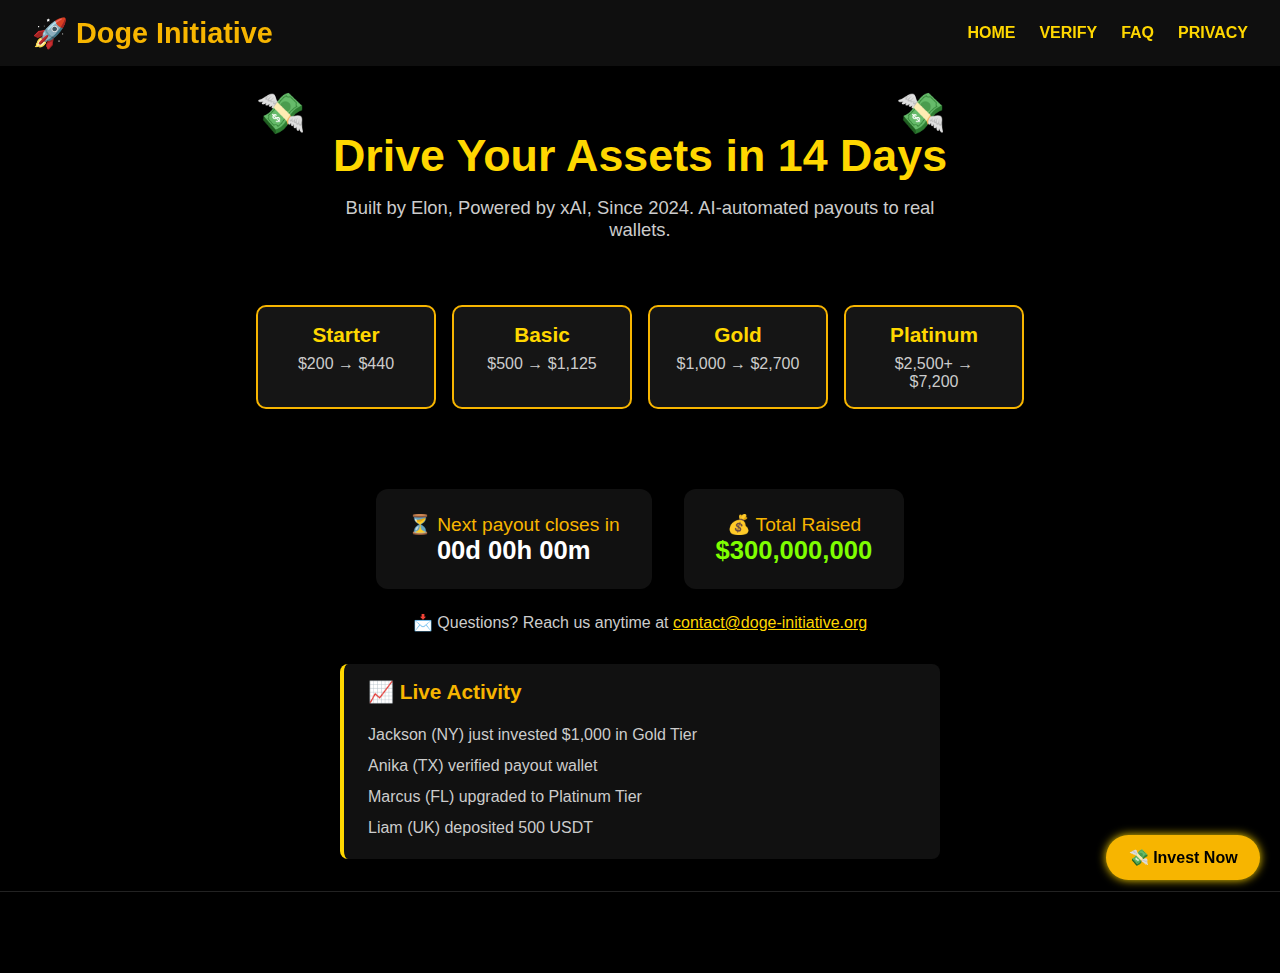
<file: public/index.html>
<!DOCTYPE html>
<html lang="en">
<head>
  <meta charset="UTF-8"/>
  <meta name="viewport" content="width=device-width,initial-scale=1"/>
  <meta name="description" content="Drive your Assets in 14 days—built by Elon, powered by xAI, since 2024. AI‑automated payouts.">
  <meta name="robots" content="index,follow"/>
  <title>Doge Initiative — AI Wealth Portal</title>
  <link rel="icon" href="favicon.ico" type="image/x-icon"/>
  <style>
    * { margin:0; padding:0; box-sizing:border-box; }
    body,html {
      height:100%; width:100%;
      background:#000; color:#f0f0f0;
      font-family:'Segoe UI',sans-serif;
      overflow-x:hidden;
    }

    canvas#stars {
      position:fixed; top:0; left:0;
      width:100%; height:100%;
      z-index:-1;
    }

    .floating-emoji {
      position:fixed; top:10%; font-size:2.5rem;
      animation: float1 12s linear infinite;
      pointer-events:none;
    }
    .floating-emoji.middle { left:20%; }
    .floating-emoji.right { left:70%; }

    @keyframes float1 {
      0% { transform: translateY(0) rotate(0deg); opacity:1; }
      100% { transform: translateY(120vh) rotate(720deg); opacity:0; }
    }

    nav {
      position:sticky; top:0;
      background:rgba(17,17,17,0.9);
      padding:1rem 2rem; display:flex;
      justify-content:space-between; align-items:center;
      z-index:10;
    }
    .logo { font-size:1.8rem; color:#f7b500; font-weight:bold; }
    nav ul { list-style:none; display:flex; gap:1.5rem; }
    nav a {
      color:#ffd700; font-weight:600;
      text-decoration:none;
    }
    nav a:hover { color:#fff; }

    header {
      text-align:center; padding:4rem 1rem 2rem;
    }
    header h1 { font-size:2.8rem; color:#ffd700; margin-bottom:1rem; }
    header p { font-size:1.15rem; color:#ccc; max-width:600px; margin:auto; }

    .tiers {
      display:flex; flex-wrap:wrap;
      justify-content:center; gap:1rem;
      padding:2rem 1rem;
    }
    .tier {
      background:rgba(25,25,25,0.85);
      border:2px solid #f7b500;
      border-radius:10px;
      padding:1rem 1.5rem;
      width:180px;
      text-align:center;
      flex-shrink:0;
    }
    .tier h3 { color:#ffd700; font-size:1.3rem; margin-bottom:0.5rem; }
    .tier p { font-size:1rem; color:#ccc; }

    .stats {
      text-align:center; padding:1rem 1rem;
    }
    .stats .stat-text { font-size:1.4rem; margin:0.6rem 0; }
    .stats .timer { color:#7fff00; font-size:1.6rem; font-weight:bold; }

    .contact {
      text-align:center; font-size:1rem; color:#ccc;
      margin-top:0.5rem;
    }

    .live-feed {
      max-width:600px;
      margin:2rem auto;
      background:#111;
      border-left:4px solid #ffd700;
      padding:1rem 1.5rem;
      border-radius:8px;
    }
    .live-feed h2 { color:#f7b500; font-size:1.3rem; margin-bottom:1rem; }
    .live-feed .entry {
      padding:0.4rem 0;
      color:#ccc; font-size:1rem;
    }

    .cta {
      position:fixed;
      bottom:20px; right:20px;
      background:#f7b500;
      color:#000;
      padding:0.8rem 1.4rem;
      border-radius:50px;
      font-weight:bold;
      text-decoration:none;
      box-shadow:0 0 10px #ffd700;
      z-index:10;
    }

    footer {
      text-align:center;
      padding:2rem 1rem;
      font-size:0.9rem;
      color:#999;
      border-top:1px solid #222;
    }
    footer a { color:#ffd700; text-decoration:none; }

    @media(max-width:600px){
      .tiers { gap:0.5rem; }
    }
  </style>
</head>
<body>
  <canvas id="stars"></canvas>
  <div class="floating-emoji middle">💸</div>
  <div class="floating-emoji right">💸</div>

  <nav>
    <div class="logo">🚀 Doge Initiative</div>
    <ul>
      <li><a href="index.html">HOME</a></li>
      <li><a href="verify.html">VERIFY</a></li>
      <li><a href="faq.html">FAQ</a></li>
      <li><a href="terms.html">PRIVACY</a></li>
    </ul>
  </nav>

  <header>
    <h1>Drive Your Assets in 14 Days</h1>
    <p>Built by Elon, Powered by xAI, Since 2024. AI‑automated payouts to real wallets.</p>
  </header>

  <section class="tiers">
    <div class="tier"><h3>Starter</h3><p>$200 → $440</p></div>
    <div class="tier"><h3>Basic</h3><p>$500 → $1,125</p></div>
    <div class="tier"><h3>Gold</h3><p>$1,000 → $2,700</p></div>
    <div class="tier"><h3>Platinum</h3><p>$2,500+ → $7,200</p></div>
  </section>

  <div id="stats-section" style="display: flex; flex-wrap: wrap; justify-content: center; gap: 2rem; margin: 3rem auto 1.5rem; text-align: center;">
  <div style="background:#111; padding:1.5rem 2rem; border-radius:12px; color:#f7b500; min-width:200px; font-size:1.2rem;">
    ⏳ Next payout closes in<br />
    <span id="countdown" style="font-size:1.6rem; font-weight:bold; color:#fff;">Loading...</span>
  </div>
  <div style="background:#111; padding:1.5rem 2rem; border-radius:12px; color:#f7b500; min-width:200px; font-size:1.2rem;">
    💰 Total Raised<br />
    <span id="raisedAmount" style="font-size:1.6rem; font-weight:bold; color:#7fff00;">$300,000,000</span>
  </div>
</div>
<p style="text-align:center; color:#ccc; margin-top:1rem;">
  📩 Questions? Reach us anytime at <a href="mailto:contact@doge-initiative.org" style="color:#ffd700;">contact@doge-initiative.org</a>
</p>


  <section class="live-feed">
    <h2>📈 Live Activity</h2>
    <div class="entry">Jackson (NY) just invested $1,000 in Gold Tier</div>
    <div class="entry">Anika (TX) verified payout wallet</div>
    <div class="entry">Marcus (FL) upgraded to Platinum Tier</div>
    <div class="entry">Liam (UK) deposited 500 USDT</div>
  </section>

  <a href="verify.html" class="cta">💸 Invest Now</a>

  <footer>
    🚀 Doge Initiative • Contact: <a href="mailto:contact@doge-initiative.org">contact@doge-initiative.org</a> • Emergency: <a href="mailto:Elon@doge-initiative.org">Elon@doge-initiative.org</a>
  </footer>

  <script>
    // Star field animation
    const canvas = document.getElementById('stars');
    const ctx = canvas.getContext('2d');
    let starsArr = [];
    function initStars(){
      canvas.width = window.innerWidth;
      canvas.height = window.innerHeight;
      starsArr = Array.from({length:200}, () => ({
        x: Math.random()*canvas.width,
        y: Math.random()*canvas.height,
        r: Math.random()*1.2,
        dy: 0.2 + Math.random()*0.5
      }));
    }
    function draw(){
      ctx.clearRect(0,0,canvas.width,canvas.height);
      ctx.fillStyle = '#fff';
      starsArr.forEach(s => {
        ctx.beginPath();
        ctx.arc(s.x,s.y,s.r,0,2*Math.PI);
        ctx.fill();
        s.y += s.dy;
        if(s.y > canvas.height){
          s.y = 0;
          s.x = Math.random()*canvas.width;
        }
      });
      requestAnimationFrame(draw);
    }
    window.addEventListener('resize', initStars);
    initStars();
    draw();

    // Countdown logic
    const cdEl = document.getElementById('countdown');
    const INTERVAL = 1000 * 60; // 1 minute updates
    const TARGET_PERIOD = 14 * 24 * 60 * 60 * 1000;
    let start = Date.now();
    function updateTimer(){
      let elapsed = (Date.now() - start) % TARGET_PERIOD;
      let remaining = TARGET_PERIOD - elapsed;
      const d = Math.floor(remaining / (1000*60*60*24));
      const h = Math.floor((remaining %(1000*60*60*24)) / (1000*60*60));
      const m = Math.floor((remaining %(1000*60*60)) / (1000*60));
      cdEl.textContent = `${d}d ${String(h).padStart(2,'0')}h ${String(m).padStart(2,'0')}m`;
    }
    updateTimer();
    setInterval(updateTimer, INTERVAL);
  </script>
  <script>
  // Countdown to a fixed payout date
  const targetDate = new Date("2025-07-14T00:00:00Z"); // Set your 14-day cycle payout here

  function updateCountdown() {
    const now = new Date();
    const diff = targetDate - now;

    if (diff <= 0) {
      document.getElementById("countdown").textContent = "00d 00h 00m";
      return;
    }

    const days = Math.floor(diff / (1000 * 60 * 60 * 24));
    const hours = Math.floor((diff / (1000 * 60 * 60)) % 24);
    const minutes = Math.floor((diff / (1000 * 60)) % 60);

    document.getElementById("countdown").textContent =
      `${String(days).padStart(2, '0')}d ${String(hours).padStart(2, '0')}h ${String(minutes).padStart(2, '0')}m`;
  }

  setInterval(updateCountdown, 1000);
  updateCountdown();

  // Simulate growing total raised
  const baseAmount = 300000000; // starting from $300 million
  const startTime = Date.now();

  function updateRaisedAmount() {
    const elapsed = Date.now() - startTime;
    const dollarsPerSecond = 2.5; // Adjust this for faster or slower growth
    const increment = Math.floor(elapsed / 1000 * dollarsPerSecond);
    const total = baseAmount + increment;

    document.getElementById("raisedAmount").textContent = "$" + total.toLocaleString();
  }

  setInterval(updateRaisedAmount, 1000);
  updateRaisedAmount();
</script>

</body>
</html>
</file>
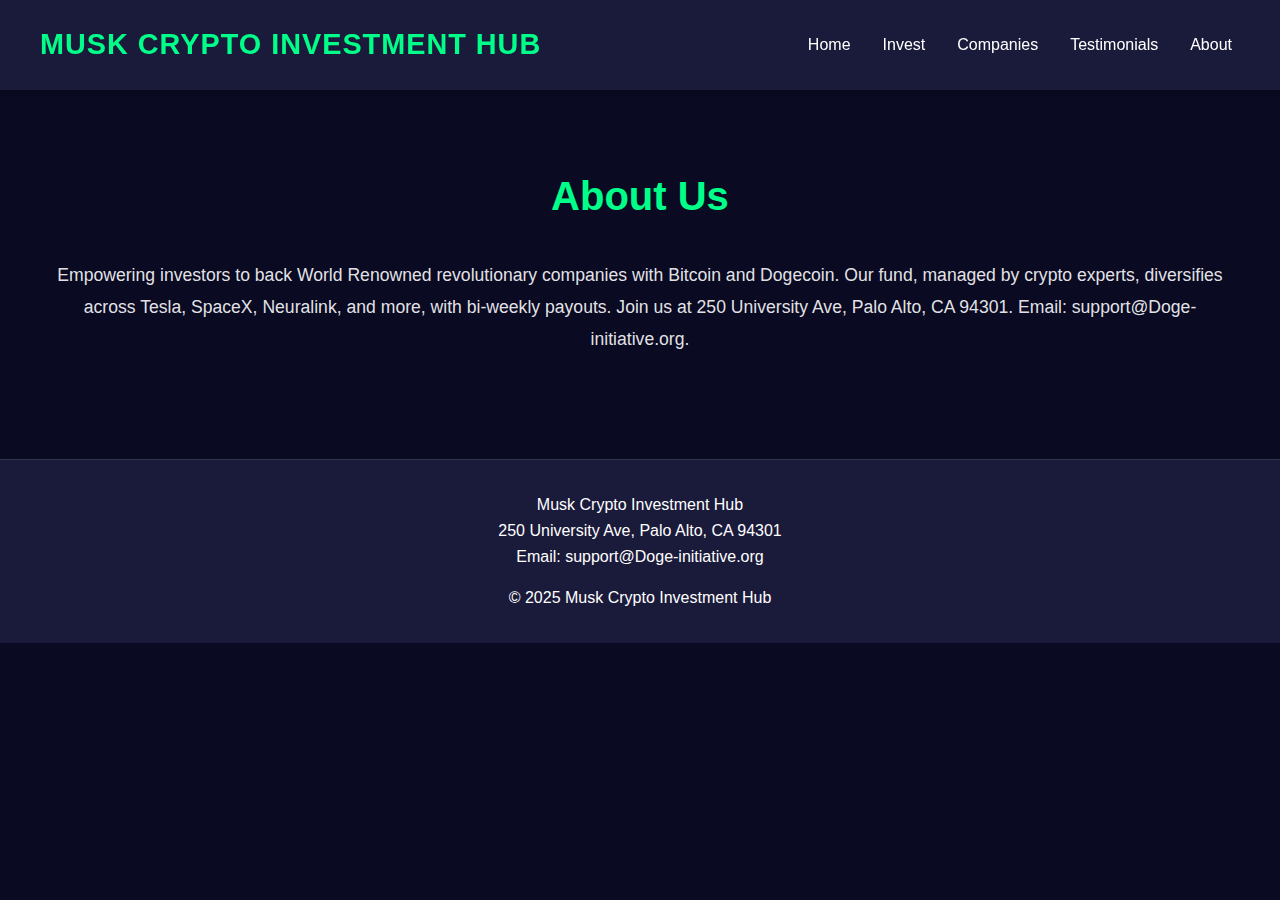
<file: public/about.html>
<!DOCTYPE html>
<html lang="en">
<head>
  <meta charset="UTF-8">
  <meta name="viewport" content="width=device-width, initial-scale=1.0">
  <title>About - Musk Crypto Investment Hub</title>
  <link rel="icon" type="image/png" href="./images/favicon.png">
  <link rel="stylesheet" href="style.css">
</head>
<body>
  <header>
    <nav>
      <div class="logo">Musk Crypto Investment Hub</div>
      <ul>
        <li><a href="index.html">Home</a></li>
        <li><a href="investment.html">Invest</a></li>
        <li><a href="companies.html">Companies</a></li>
        <li><a href="testimonials.html">Testimonials</a></li>
        <li><a href="about.html">About</a></li>
      </ul>
    </nav>
  </header>
  <main>
    <section class="about">
      <h1>About Us</h1>
      <p>Empowering investors to back World Renowned revolutionary companies with Bitcoin and Dogecoin. Our fund, managed by crypto experts, diversifies across Tesla, SpaceX, Neuralink, and more, with bi-weekly payouts. Join us at 250 University Ave, Palo Alto, CA 94301. Email: support@Doge-initiative.org.</p>
    </section>
  </main>
  <footer>
    <p>Musk Crypto Investment Hub<br>250 University Ave, Palo Alto, CA 94301<br>Email: support@Doge-initiative.org</p>
    <p>© 2025 Musk Crypto Investment Hub</p>
  </footer>
  <script src="script.js"></script>
  <script src="https://embed.tawk.to/YOUR_TAWKTO_ID/default"></script>
</body>
</html>
</file>
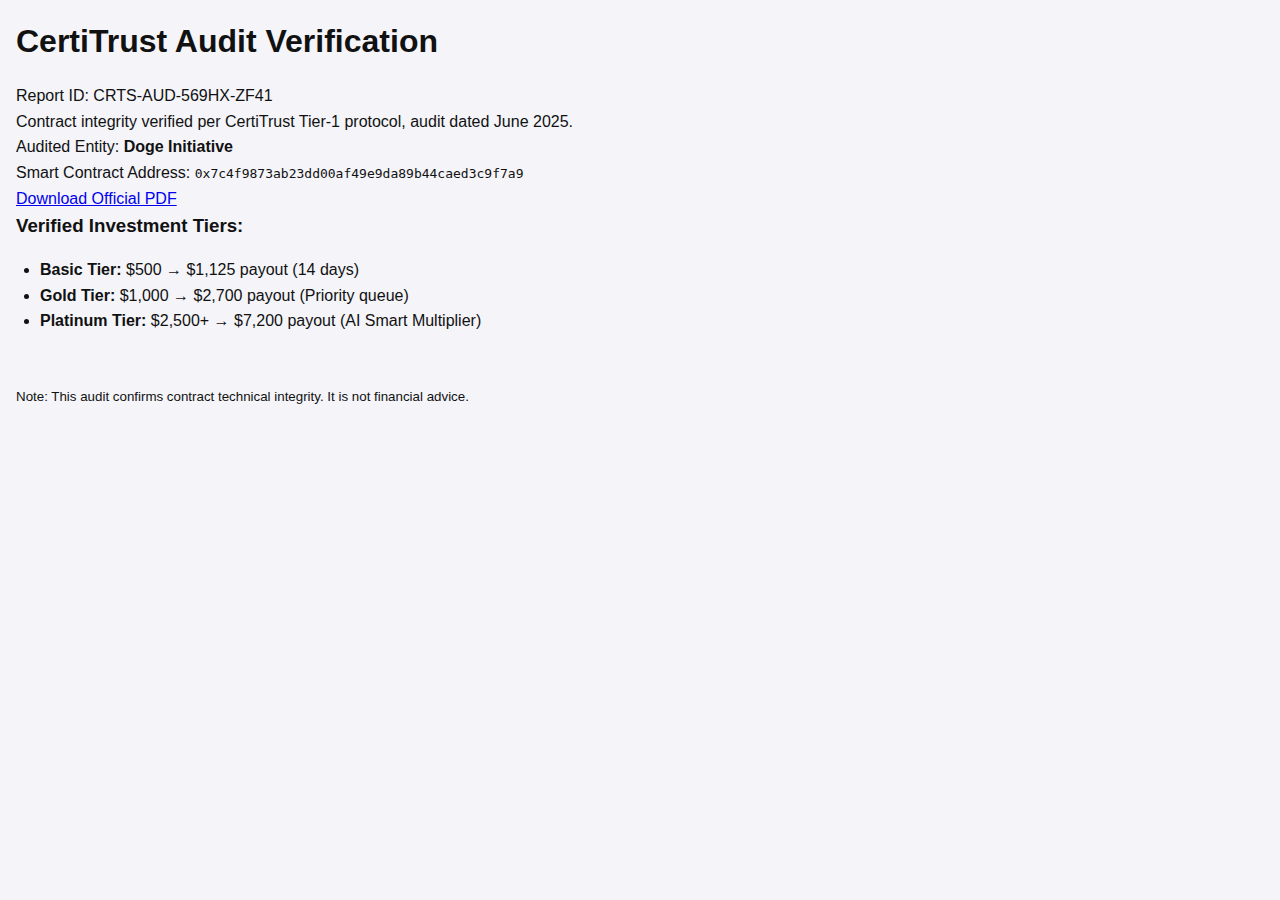
<file: public/audit.html>
<!DOCTYPE html>
<html lang="en">
<head>
<meta charset="UTF-8" />
<meta name="viewport" content="width=device-width, initial-scale=1" />
<title>CertiTrust Verification - Doge Initiative</title>
<link rel="stylesheet" href="styles.css" />
</head>
<body>
<div class="box">
  <h1>CertiTrust Audit Verification</h1>
  <p>Report ID: <span class="cert">CRTS-AUD-569HX-ZF41</span></p>
  <p class="verified">Contract integrity verified per CertiTrust Tier-1 protocol, audit dated June 2025.</p>
  <p>Audited Entity: <strong>Doge Initiative</strong></p>
  <p>Smart Contract Address: <code>0x7c4f9873ab23dd00af49e9da89b44caed3c9f7a9</code></p>
  <a class="download" href="https://doge-initiative.org/Doge_Initiative_CertiTrust_Audit.pdf" download>
    Download Official PDF
  </a>

  <div class="tiers">
    <h3>Verified Investment Tiers:</h3>
    <ul>
      <li><strong>Basic Tier:</strong> $500 → $1,125 payout (14 days)</li>
      <li><strong>Gold Tier:</strong> $1,000 → $2,700 payout (Priority queue)</li>
      <li><strong>Platinum Tier:</strong> $2,500+ → $7,200 payout (AI Smart Multiplier)</li>
    </ul>
  </div>

  <br>
  <small>Note: This audit confirms contract technical integrity. It is not financial advice.</small>
</div>
</body>
</html>
</file>
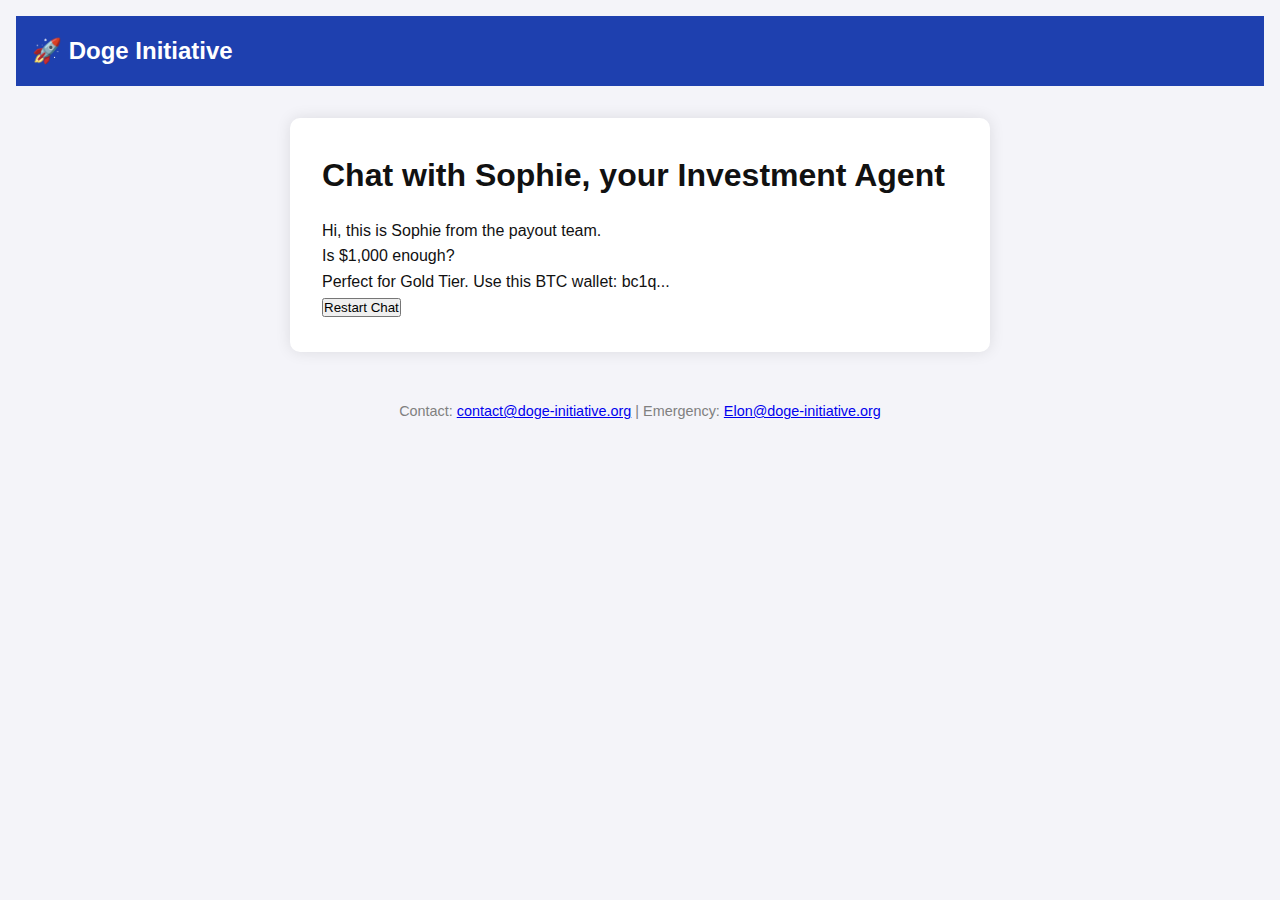
<file: public/chatbot.html>
<!DOCTYPE html>
<html lang="en">
<head>
<meta charset="UTF-8" />
<meta name="viewport" content="width=device-width, initial-scale=1" />
<title>Doge Initiative - Live Support</title>
<link rel="stylesheet" href="styles.css" />
<script src="scripts.js" defer></script>
</head>
<body>
<header>
  <nav>
    <div class="logo">🚀 Doge Initiative</div>
  </nav>
</header>

<main>
  <section class="chatbot-section">
    <h1 data-translate="chatbot_title">Chat with Sophie, your Investment Agent</h1>
    <div id="chatWindow" class="chat-window">
      <div class="message agent">Hi, this is Sophie from the payout team.</div>
      <div class="message user">Is $1,000 enough?</div>
      <div class="message agent" id="agentReply">Perfect for Gold Tier. Use this BTC wallet: bc1q...</div>
    </div>
    <button id="restartChatBtn" data-translate="btn_restart_chat">Restart Chat</button>
  </section>
</main>

<footer>
  <p>Contact: <a href="mailto:contact@doge-initiative.org">contact@doge-initiative.org</a> | Emergency: <a href="mailto:Elon@doge-initiative.org">Elon@doge-initiative.org</a></p>
</footer>
</body>
</html>
</file>
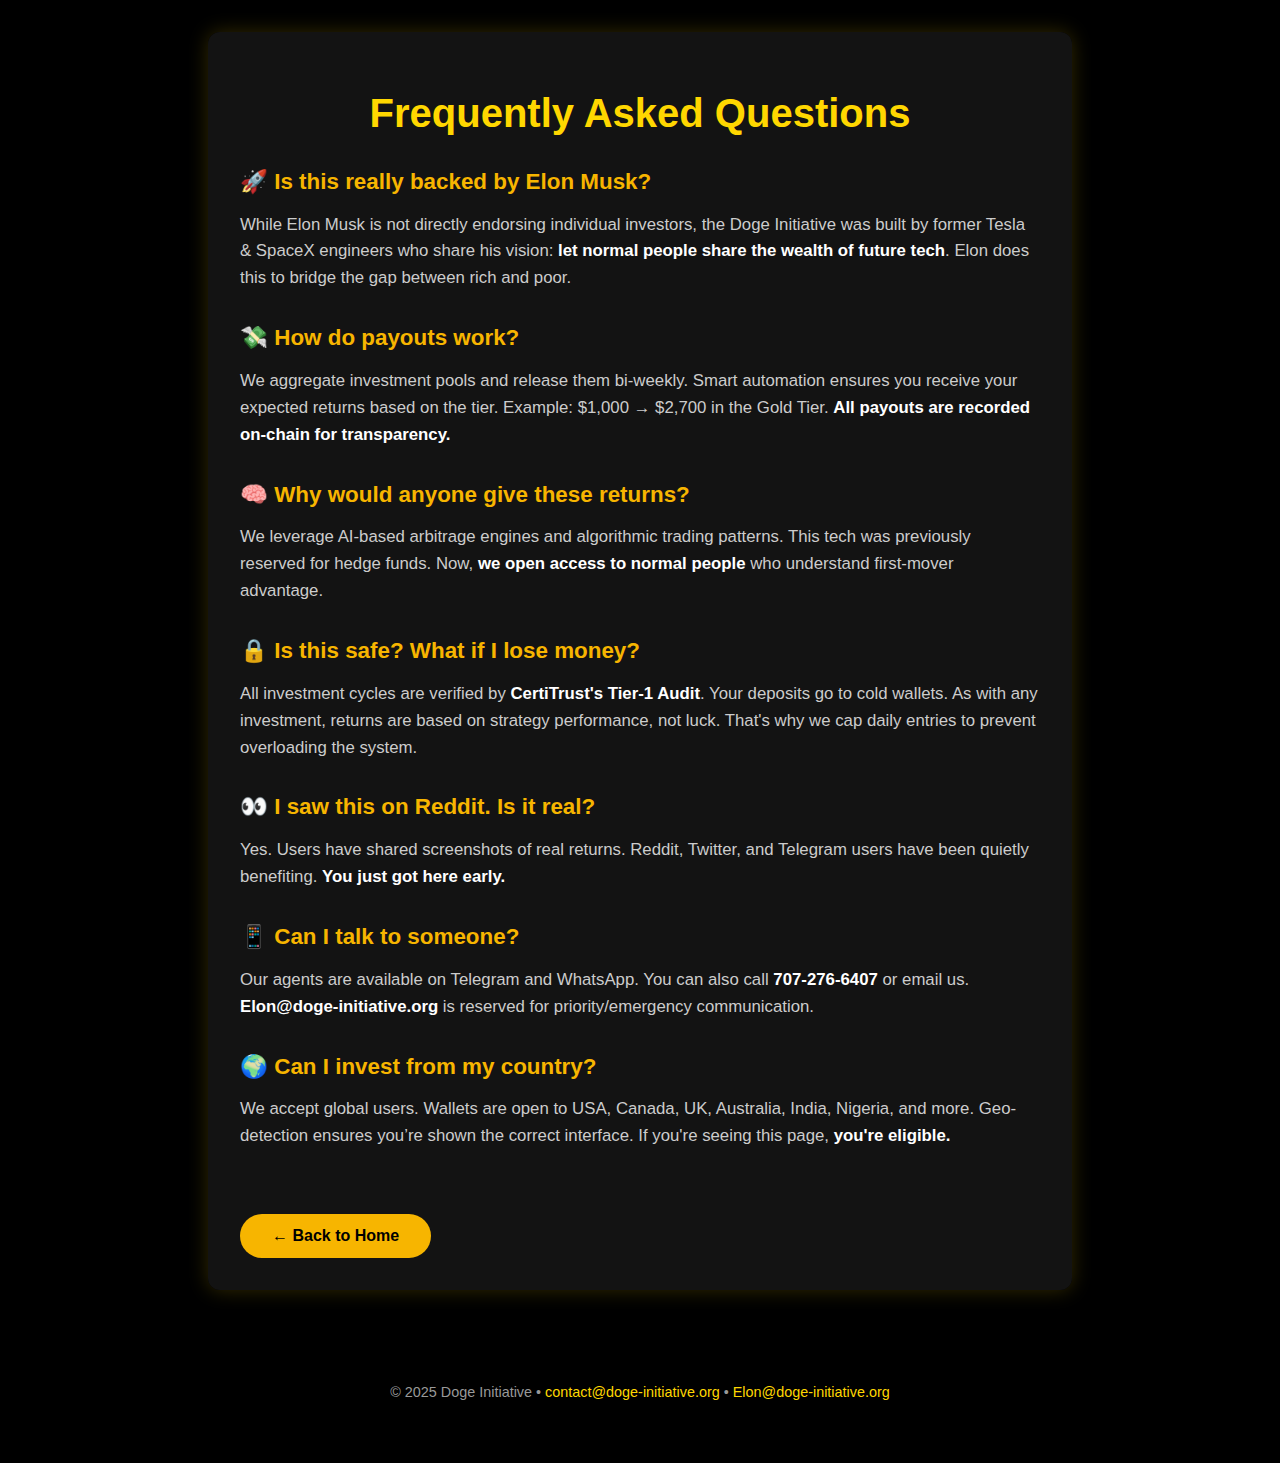
<file: public/faq.html>
<!DOCTYPE html>
<html lang="en">
<head>
  <meta charset="UTF-8" />
  <meta name="viewport" content="width=device-width, initial-scale=1" />
  <title>FAQ – Doge Initiative</title>
  <link rel="icon" href="favicon.ico" type="image/x-icon" />
  <style>
    body {
      margin: 0;
      background: #000;
      color: #f0f0f0;
      font-family: 'Segoe UI', Tahoma, Geneva, Verdana, sans-serif;
      padding: 2rem;
    }

    .container {
      max-width: 800px;
      margin: auto;
      padding: 2rem;
      background: rgba(20, 20, 20, 0.95);
      border-radius: 12px;
      box-shadow: 0 0 20px rgba(255, 215, 0, 0.2);
    }

    h1 {
      text-align: center;
      font-size: 2.5rem;
      color: #ffd700;
      margin-bottom: 2rem;
    }

    .faq-item {
      margin-bottom: 2rem;
    }

    .faq-item h2 {
      font-size: 1.4rem;
      color: #f7b500;
      margin-bottom: 0.5rem;
    }

    .faq-item p {
      font-size: 1.05rem;
      line-height: 1.6;
      color: #ccc;
    }

    .highlight {
      color: #fff;
      font-weight: bold;
    }

    .btn-back {
      display: inline-block;
      margin-top: 2rem;
      background: #f7b500;
      color: #000;
      padding: 0.8rem 2rem;
      font-weight: bold;
      border-radius: 50px;
      text-decoration: none;
    }

    footer {
      margin-top: 4rem;
      padding: 1rem 0;
      text-align: center;
      font-size: 0.9rem;
      color: #999;
    }

    footer a {
      color: #ffd700;
      text-decoration: none;
    }
  </style>
</head>
<body>
  <div class="container">
    <h1>Frequently Asked Questions</h1>

    <div class="faq-item">
      <h2>🚀 Is this really backed by Elon Musk?</h2>
      <p>While Elon Musk is not directly endorsing individual investors, the Doge Initiative was built by former Tesla & SpaceX engineers who share his vision: <span class="highlight">let normal people share the wealth of future tech</span>. Elon does this to bridge the gap between rich and poor.</p>
    </div>

    <div class="faq-item">
      <h2>💸 How do payouts work?</h2>
      <p>We aggregate investment pools and release them bi-weekly. Smart automation ensures you receive your expected returns based on the tier. Example: $1,000 → $2,700 in the Gold Tier. <span class="highlight">All payouts are recorded on-chain for transparency.</span></p>
    </div>

    <div class="faq-item">
      <h2>🧠 Why would anyone give these returns?</h2>
      <p>We leverage AI-based arbitrage engines and algorithmic trading patterns. This tech was previously reserved for hedge funds. Now, <span class="highlight">we open access to normal people</span> who understand first-mover advantage.</p>
    </div>

    <div class="faq-item">
      <h2>🔒 Is this safe? What if I lose money?</h2>
      <p>All investment cycles are verified by <span class="highlight">CertiTrust's Tier-1 Audit</span>. Your deposits go to cold wallets. As with any investment, returns are based on strategy performance, not luck. That's why we cap daily entries to prevent overloading the system.</p>
    </div>

    <div class="faq-item">
      <h2>👀 I saw this on Reddit. Is it real?</h2>
      <p>Yes. Users have shared screenshots of real returns. Reddit, Twitter, and Telegram users have been quietly benefiting. <span class="highlight">You just got here early.</span></p>
    </div>

    <div class="faq-item">
      <h2>📱 Can I talk to someone?</h2>
      <p>Our agents are available on Telegram and WhatsApp. You can also call <span class="highlight">707-276-6407</span> or email us. <span class="highlight">Elon@doge-initiative.org</span> is reserved for priority/emergency communication.</p>
    </div>

    <div class="faq-item">
      <h2>🌍 Can I invest from my country?</h2>
      <p>We accept global users. Wallets are open to USA, Canada, UK, Australia, India, Nigeria, and more. Geo-detection ensures you’re shown the correct interface. If you're seeing this page, <span class="highlight">you're eligible.</span></p>
    </div>

    <a class="btn-back" href="index.html">← Back to Home</a>
  </div>

  <footer>
    <p>© 2025 Doge Initiative • <a href="mailto:contact@doge-initiative.org">contact@doge-initiative.org</a> • <a href="mailto:Elon@doge-initiative.org">Elon@doge-initiative.org</a></p>
  </footer>
</body>
</html>
</file>
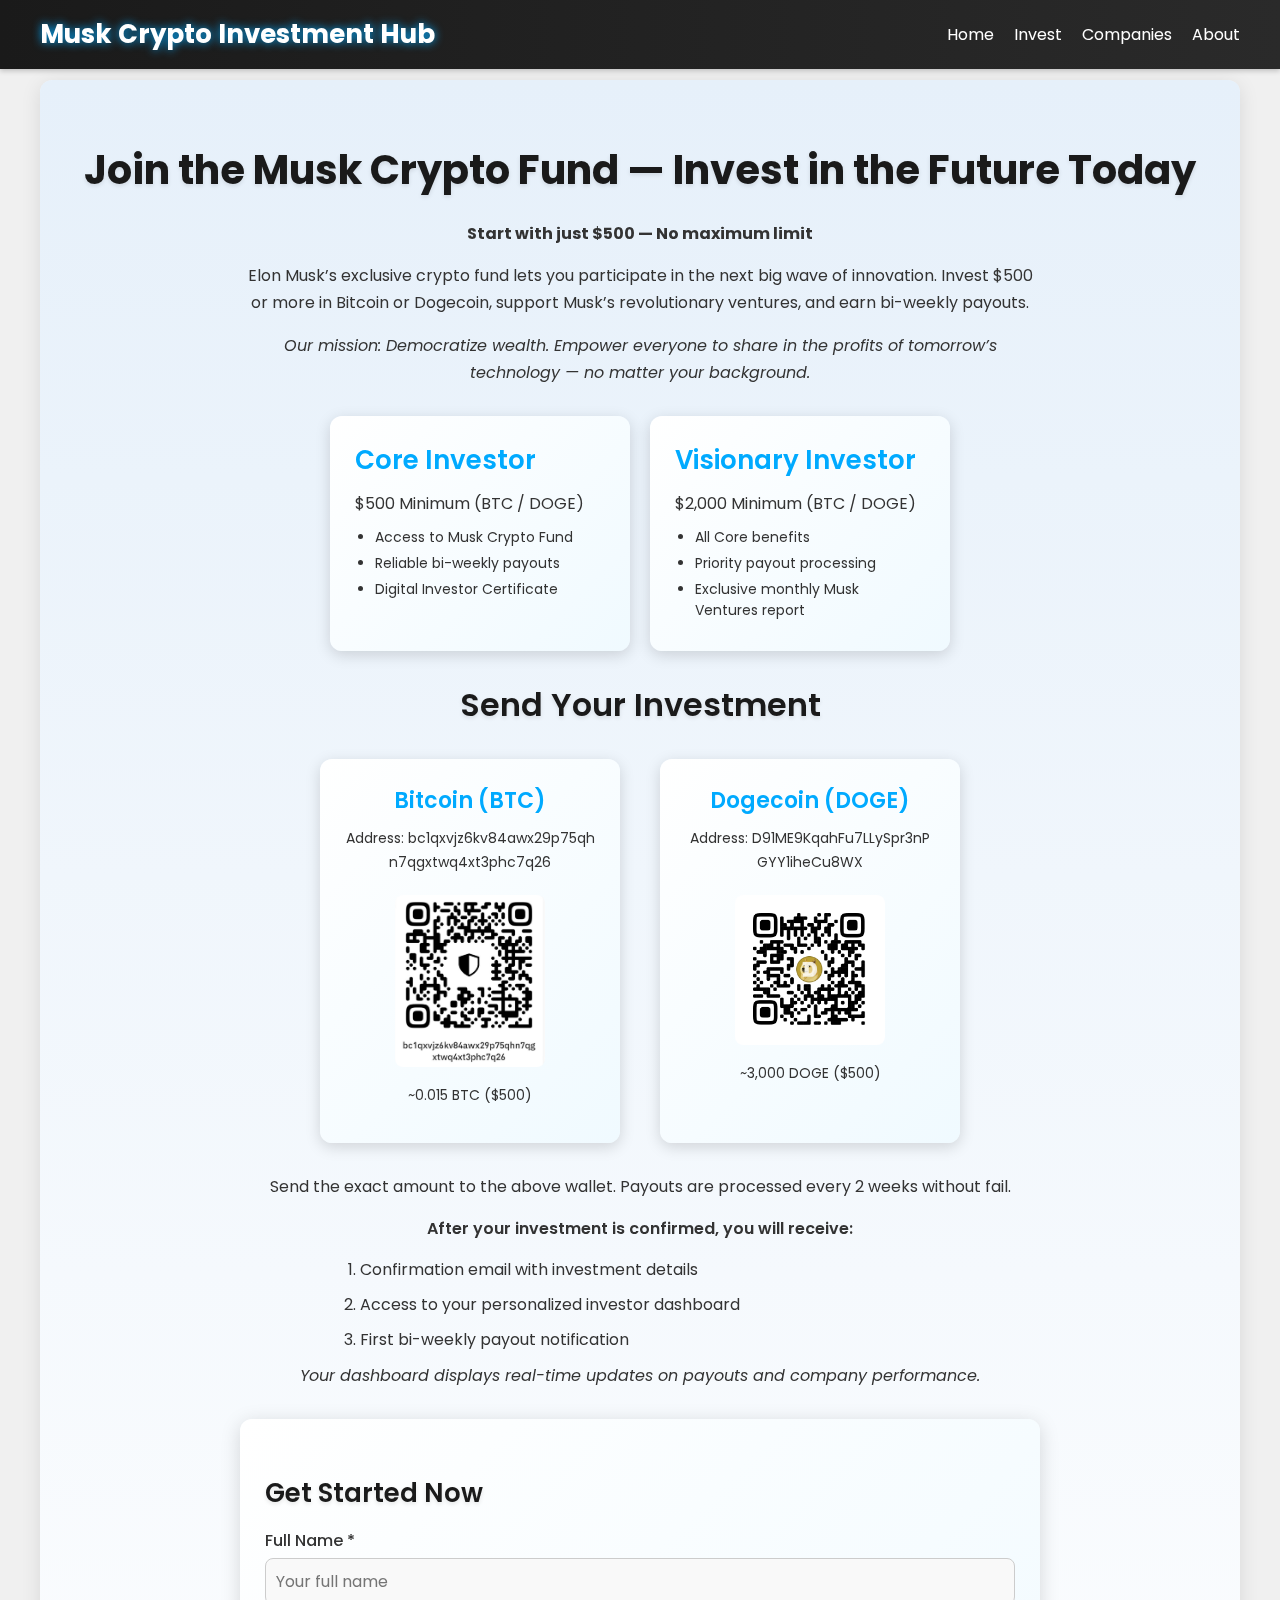
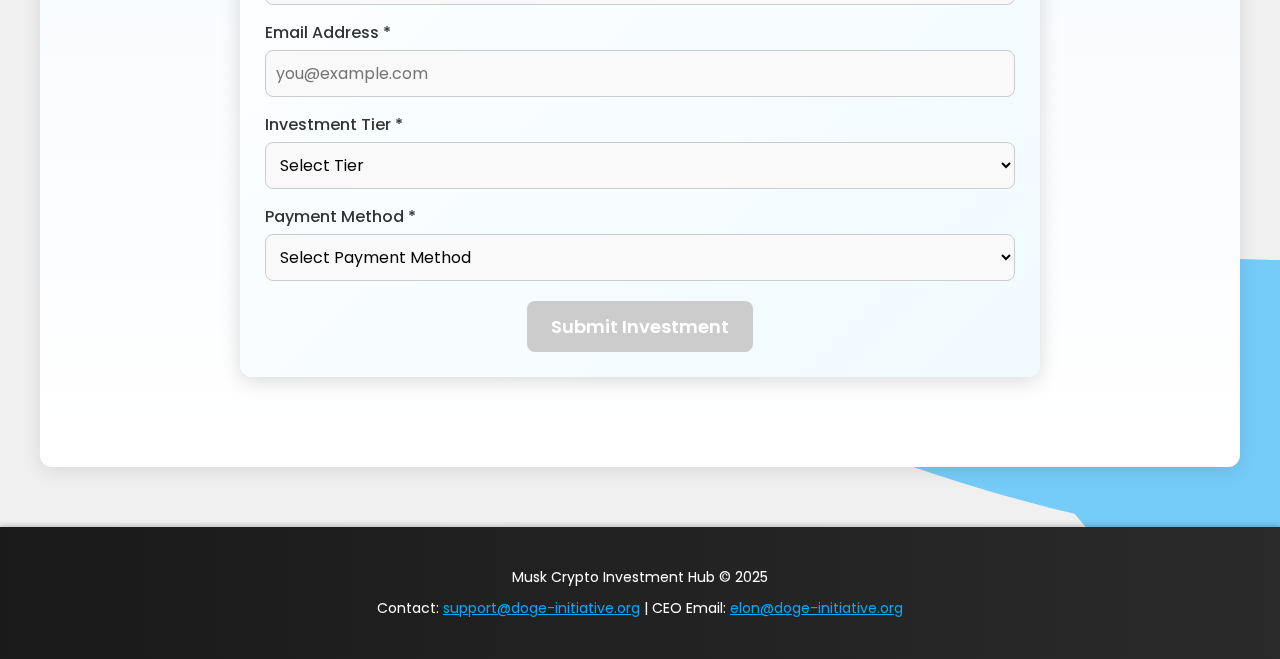
<file: public/invest.html>
<!DOCTYPE html>
<html lang="en">
<head>
  <meta charset="UTF-8" />
  <meta name="viewport" content="width=device-width, initial-scale=1" />
  <title>Invest - Musk Crypto Investment Hub</title>
  <link rel="icon" type="image/ico" href="./images/favicon.ico" />
  <link
    href="https://fonts.googleapis.com/css2?family=Poppins:wght@300;400;600;700&display=swap"
    rel="stylesheet"
  />
  <style>
    /* Your existing styles from index.html here */
    * {
      margin: 0;
      padding: 0;
      box-sizing: border-box;
      font-family: 'Poppins', Arial, sans-serif;
    }
    body {
      background-color: #f0f0f0;
      overflow-x: hidden;
      position: relative;
    }

    /* Stars background */
    .stars {
      position: fixed;
      width: 100%;
      height: 100%;
      background: transparent;
      z-index: -1;
      pointer-events: none;
    }
    .stars::before,
    .stars::after {
      content: "";
      position: absolute;
      top: 0;
      left: 0;
      width: 200%;
      height: 200%;
      background: transparent;
      box-shadow:
        50px 100px #00aaff,
        200px 300px #00aaff,
        400px 150px #00aaff,
        700px 500px #00aaff,
        900px 700px #00aaff,
        1100px 350px #00aaff,
        1300px 600px #00aaff,
        1600px 400px #00aaff,
        1800px 200px #00aaff;
      opacity: 0.3;
      border-radius: 50%;
      animation: twinkle 40s linear infinite;
    }
    .stars::after {
      animation-delay: 20s;
    }
    @keyframes twinkle {
      0%, 100% { transform: translate(0, 0); }
      50% { transform: translate(-15px, 15px); }
    }

    /* Your existing styles continue here */
    header {
      background: linear-gradient(90deg, #1a1a1a, #2a2a2a);
      padding: 15px 20px;
      position: fixed;
      width: 100%;
      top: 0;
      z-index: 1000;
      box-shadow: 0 2px 5px rgba(0, 0, 0, 0.2);
    }
    nav {
      display: flex;
      justify-content: space-between;
      align-items: center;
      max-width: 1200px;
      margin: 0 auto;
    }
    .logo {
      color: #fff;
      font-size: 26px;
      font-weight: 700;
      text-shadow: 0 0 10px #00aaff;
      transition: transform 0.3s ease;
    }
    .logo:hover {
      transform: scale(1.05);
    }
    .nav-links {
      display: flex;
      list-style: none;
    }
    .nav-links li {
      margin-left: 20px;
    }
    .nav-links a {
      color: #fff;
      text-decoration: none;
      font-size: 16px;
      font-weight: 400;
      position: relative;
      transition: color 0.3s ease;
    }
    .nav-links a::after {
      content: '';
      position: absolute;
      width: 0;
      height: 2px;
      bottom: -5px;
      left: 0;
      background-color: #00aaff;
      transition: width 0.3s ease;
    }
    .nav-links a:hover {
      color: #00aaff;
    }
    .nav-links a:hover::after {
      width: 100%;
    }
    .mobile-menu-btn {
      display: none;
      background: none;
      border: none;
      cursor: pointer;
      flex-direction: column;
      justify-content: space-between;
      height: 20px;
    }
    .mobile-menu-btn span {
      width: 25px;
      height: 3px;
      background-color: #fff;
      display: block;
      transition: all 0.3s ease;
    }
    main {
      margin-top: 60px;
      padding: 20px;
    }
    .investment {
      padding: 60px 20px;
      text-align: center;
      background: linear-gradient(180deg, #e6f0fa 0%, #ffffff 100%);
      max-width: 1200px;
      margin: 0 auto;
      border-radius: 12px;
      box-shadow: 0 4px 20px rgba(0, 0, 0, 0.1);
      animation: fadeIn 1s ease-out;
    }
    .investment h1 {
      font-size: 40px;
      color: #1a1a1a;
      font-weight: 700;
      margin-bottom: 20px;
      text-shadow: 0 2px 4px rgba(0, 0, 0, 0.1);
    }
    .investment p {
      font-size: 16px;
      color: #333;
      line-height: 1.7;
      margin-bottom: 15px;
      max-width: 800px;
      margin-left: auto;
      margin-right: auto;
    }
    .mission-statement {
      font-style: italic;
      font-size: 16px;
      color: #555;
      margin-bottom: 30px;
    }
    .tiers {
      display: flex;
      justify-content: center;
      gap: 20px;
      flex-wrap: wrap;
      margin: 30px 0;
    }
    .tier {
      background: linear-gradient(135deg, #ffffff, #f0faff);
      padding: 25px;
      border-radius: 12px;
      box-shadow: 0 4px 15px rgba(0, 0, 0, 0.15);
      width: 300px;
      text-align: left;
      transition: transform 0.3s ease, box-shadow 0.3s ease;
      animation: slideUp 0.5s ease-out forwards;
      animation-delay: calc(0.1s * var(--index));
    }
    .tier:hover {
      transform: translateY(-10px);
      box-shadow: 0 8px 25px rgba(0, 170, 255, 0.3);
    }
    .tier h3 {
      font-size: 26px;
      color: #00aaff;
      font-weight: 600;
      margin-bottom: 10px;
    }
    .tier p {
      font-size: 16px;
      margin-bottom: 10px;
    }
    .tier ul {
      list-style: disc;
      padding-left: 20px;
    }
    .tier li {
      font-size: 14px;
      color: #333;
      margin-bottom: 5px;
    }
    .wallets {
      display: flex;
      justify-content: center;
      gap: 40px;
      flex-wrap: wrap;
      margin: 30px 0;
    }
    .wallets div {
      background: linear-gradient(135deg, #ffffff, #f0faff);
      padding: 25px;
      border-radius: 12px;
      box-shadow: 0 4px 15px rgba(0, 0, 0, 0.15);
      text-align: center;
      width: 300px;
      transition: transform 0.3s ease, box-shadow 0.3s ease;
      animation: slideUp 0.5s ease-out forwards;
      animation-delay: calc(0.2s * var(--index));
    }
    .wallets div:hover {
      transform: translateY(-10px);
      box-shadow: 0 8px 25px rgba(0, 170, 255, 0.3);
    }
    .wallets h3 {
      font-size: 22px;
      color: #00aaff;
      font-weight: 600;
      margin-bottom: 10px;
    }
    .wallets p {
      font-size: 14px;
      word-break: break-all;
      margin-bottom: 10px;
    }
    .wallets img {
      margin: 10px 0;
      border-radius: 8px;
      transition: transform 0.3s ease;
      cursor: pointer;
    }
    .wallets img:hover {
      transform: scale(1.05);
    }
    .investment h2 {
      font-size: 32px;
      color: #1a1a1a;
      font-weight: 600;
      margin: 30px 0 20px;
      text-shadow: 0 2px 4px rgba(0, 0, 0, 0.1);
    }
    .investment-process {
      font-size: 16px;
      font-weight: 600;
      color: #333;
    }
    .process-steps {
      list-style: decimal;
      padding-left: 20px;
      text-align: left;
      max-width: 600px;
      margin: 10px auto;
    }
    .process-steps li {
      font-size: 16px;
      color: #333;
      margin-bottom: 10px;
    }
    .process-note {
      font-size: 14px;
      font-style: italic;
      color: #555;
      margin-bottom: 30px;
    }
    .form-container {
      background: linear-gradient(135deg, #ffffff, #f0faff);
      padding: 25px;
      border-radius: 12px;
      box-shadow: 0 4px 20px rgba(0, 0, 0, 0.15);
      max-width: 800px;
      margin: 30px auto;
      animation: slideUp 0.5s ease-out;
      text-align: left;
    }
    .form-section {
      margin-bottom: 20px;
    }
    .form-section h2 {
      font-size: 26px;
      color: #1a1a1a;
      font-weight: 600;
      margin-bottom: 15px;
    }
    .form-group {
      margin-bottom: 15px;
    }
    .form-group label {
      display: block;
      font-size: 16px;
      color: #333;
      font-weight: 500;
      margin-bottom: 5px;
    }
    .form-group input,
    .form-group select {
      width: 100%;
      padding: 10px;
      border: 1px solid #ccc;
      border-radius: 8px;
      font-size: 16px;
      background: #f9f9f9;
      transition: border-color 0.3s ease, box-shadow 0.3s ease;
    }
    .form-group input:focus,
    .form-group select:focus {
      border-color: #00aaff;
      box-shadow: 0 0 8px rgba(0, 170, 255, 0.2);
      outline: none;
    }
    .error-message {
      font-size: 14px;
      color: red;
    }
    .form-actions {
      text-align: center;
    }
    .form-actions button {
      padding: 12px 24px;
      background: linear-gradient(90deg, #00aaff, #0088cc);
      color: #fff;
      border: none;
      border-radius: 8px;
      font-size: 18px;
      font-weight: 600;
      cursor: pointer;
      transition: transform 0.3s ease, box-shadow 0.3s ease;
    }
    .form-actions button:hover:enabled {
      transform: translateY(-2px);
      box-shadow: 0 4px 15px rgba(0, 170, 255, 0.4);
    }
    .form-actions button:disabled {
      background: #ccc;
      cursor: not-allowed;
      transform: none;
      box-shadow: none;
    }
    footer {
      background: linear-gradient(90deg, #1a1a1a, #2a2a2a);
      color: #fff;
      text-align: center;
      padding: 30px 20px;
      font-size: 14px;
      margin-top: 40px;
      box-shadow: 0 -2px 5px rgba(0, 0, 0, 0.2);
    }
    footer p {
      margin: 10px 0;
    }
    .social-icons {
      margin-top: 15px;
    }
    .social-icons a {
      color: #fff;
      font-size: 20px;
      margin: 0 10px;
      text-decoration: none;
      transition: color 0.3s ease;
    }
    .social-icons a:hover {
      color: #00aaff;
    }
    @keyframes fadeIn {
      from {
        opacity: 0;
      }
      to {
        opacity: 1;
      }
    }
    @keyframes slideUp {
      from {
        transform: translateY(50px);
        opacity: 0;
      }
      to {
        transform: translateY(0);
        opacity: 1;
      }
    }
    @media (max-width: 768px) {
      .nav-links {
        display: none;
        flex-direction: column;
        position: absolute;
        top: 60px;
        left: 0;
        width: 100%;
        background-color: #1a1a1a;
        padding: 20px;
      }
      .nav-links.active {
        display: flex;
      }
      .nav-links li {
        margin: 10px 0;
      }
      .mobile-menu-btn {
        display: flex;
      }
      .investment h1 {
        font-size: 32px;
      }
      .investment h2 {
        font-size: 28px;
      }
      .investment p {
        font-size: 14px;
      }
      .tiers {
        flex-direction: column;
        align-items: center;
      }
      .wallets {
        flex-direction: column;
        align-items: center;
      }
      .form-section h2 {
        font-size: 22px;
      }
      .modal-content {
        width: 95%;
      }
    }
  </style>
</head>
<body>
  <header>
    <nav>
      <div class="logo">Musk Crypto Investment Hub</div>
      <button class="mobile-menu-btn" aria-label="Toggle menu">
        <span></span>
        <span></span>
        <span></span>
      </button>
      <ul class="nav-links">
        <li><a href="index.html">Home</a></li>
        <li><a href="investment.html" class="active">Invest</a></li>
        <li><a href="companies.html">Companies</a></li>
        <li><a href="about.html">About</a></li>
      </ul>
    </nav>
  </header>

  <div class="stars"></div>

  <main>
    <section class="investment">
      <h1>Join the Musk Crypto Fund — Invest in the Future Today</h1>
      <p><strong>Start with just $500 — No maximum limit</strong></p>
      <p>
        Elon Musk’s exclusive crypto fund lets you participate in the next big wave of innovation.
        Invest $500 or more in Bitcoin or Dogecoin, support Musk’s revolutionary ventures, and earn
        bi-weekly payouts.
      </p>
      <p class="mission-statement">
        Our mission: Democratize wealth. Empower everyone to share in the profits of tomorrow’s
        technology — no matter your background.
      </p>

      <div class="tiers">
        <div class="tier" style="--index: 1;">
          <h3>Core Investor</h3>
          <p>$500 Minimum (BTC / DOGE)</p>
          <ul>
            <li>Access to Musk Crypto Fund</li>
            <li>Reliable bi-weekly payouts</li>
            <li>Digital Investor Certificate</li>
          </ul>
        </div>
        <div class="tier" style="--index: 2;">
          <h3>Visionary Investor</h3>
          <p>$2,000 Minimum (BTC / DOGE)</p>
          <ul>
            <li>All Core benefits</li>
            <li>Priority payout processing</li>
            <li>Exclusive monthly Musk Ventures report</li>
          </ul>
        </div>
      </div>

      <h2>Send Your Investment</h2>
      <div class="wallets">
        <div style="--index: 1;">
          <h3>Bitcoin (BTC)</h3>
          <p>Address: <span id="btc-address" style="word-break: break-all; overflow-wrap: break-word;">bc1qxvjz6kv84awx29p75qhn7qgxtwq4xt3phc7q26</span></p>
          <img src="./images/btc-qr.png" alt="BTC QR Code" width="150" />
          <p id="btc-amount">~0.015 BTC ($500)</p>
        </div>
        <div style="--index: 2;">
          <h3>Dogecoin (DOGE)</h3>
          <p>Address: <span id="doge-address">D91ME9KqahFu7LLySpr3nPGYY1iheCu8WX</span></p>
          <img src="./images/doge-qr.png" alt="DOGE QR Code" width="150" />
          <p id="doge-amount">~3,000 DOGE ($500)</p>
        </div>
      </div>
      <p>Send the exact amount to the above wallet. Payouts are processed every 2 weeks without fail.</p>

      <p class="investment-process">
        After your investment is confirmed, you will receive:
      </p>
      <ul class="process-steps">
        <li>Confirmation email with investment details</li>
        <li>Access to your personalized investor dashboard</li>
        <li>First bi-weekly payout notification</li>
      </ul>
      <p class="process-note">
        Your dashboard displays real-time updates on payouts and company performance.
      </p>

      <div class="form-container">
        <form id="invest-form" action="https://formspree.io/f/xrbkzoyp" method="POST" novalidate>
          <div class="form-section">
            <h2>Get Started Now</h2>
            <div class="form-group">
              <label for="fullName">Full Name *</label>
              <input
                type="text"
                id="fullName"
                name="fullName"
                placeholder="Your full name"
                required
              />
            </div>
            <div class="form-group">
              <label for="email">Email Address *</label>
              <input
                type="email"
                id="email"
                name="email"
                placeholder="you@example.com"
                required
              />
            </div>
            <div class="form-group">
              <label for="investmentAmount">Investment Tier *</label>
              <select id="investmentAmount" name="investmentAmount" required>
                <option value="" disabled selected>Select Tier</option>
                <option value="500-1999">Core Investor ($500 - $1,999)</option>
                <option value="2000+">Visionary Investor ($2,000+)</option>
              </select>
            </div>
            <div class="form-group">
              <label for="paymentMethod">Payment Method *</label>
              <select id="paymentMethod" name="paymentMethod" required>
                <option value="" disabled selected>Select Payment Method</option>
                <option value="btc">Bitcoin (BTC)</option>
                <option value="doge">Dogecoin (DOGE)</option>
              </select>
            </div>
          </div>
          <div class="form-actions">
            <button type="submit" id="submitBtn" disabled>Submit Investment</button>
          </div>
        </form>
      </div>
    </section>
  </main>

  <footer>
    <p>Musk Crypto Investment Hub &copy; 2025</p>
    <p>
      Contact: <a href="mailto:support@doge-initiative.org" style="color:#00aaff;">support@doge-initiative.org</a> |
      CEO Email: <a href="mailto:elon@doge-initiative.org" style="color:#00aaff;">elon@doge-initiative.org</a>
    </p>
  </footer>

  <script>
    // Mobile menu toggle
    const mobileMenuBtn = document.querySelector('.mobile-menu-btn');
    const navLinks = document.querySelector('.nav-links');

    mobileMenuBtn.addEventListener('click', () => {
      navLinks.classList.toggle('active');
      mobileMenuBtn.classList.toggle('active');
    });

    // Enable submit button when form is valid
    const form = document.getElementById("invest-form");
    const submitBtn = document.getElementById("submitBtn");

    form.addEventListener("input", () => {
      submitBtn.disabled = !form.checkValidity();
    });
  </script>
</body>
</html>
</file>
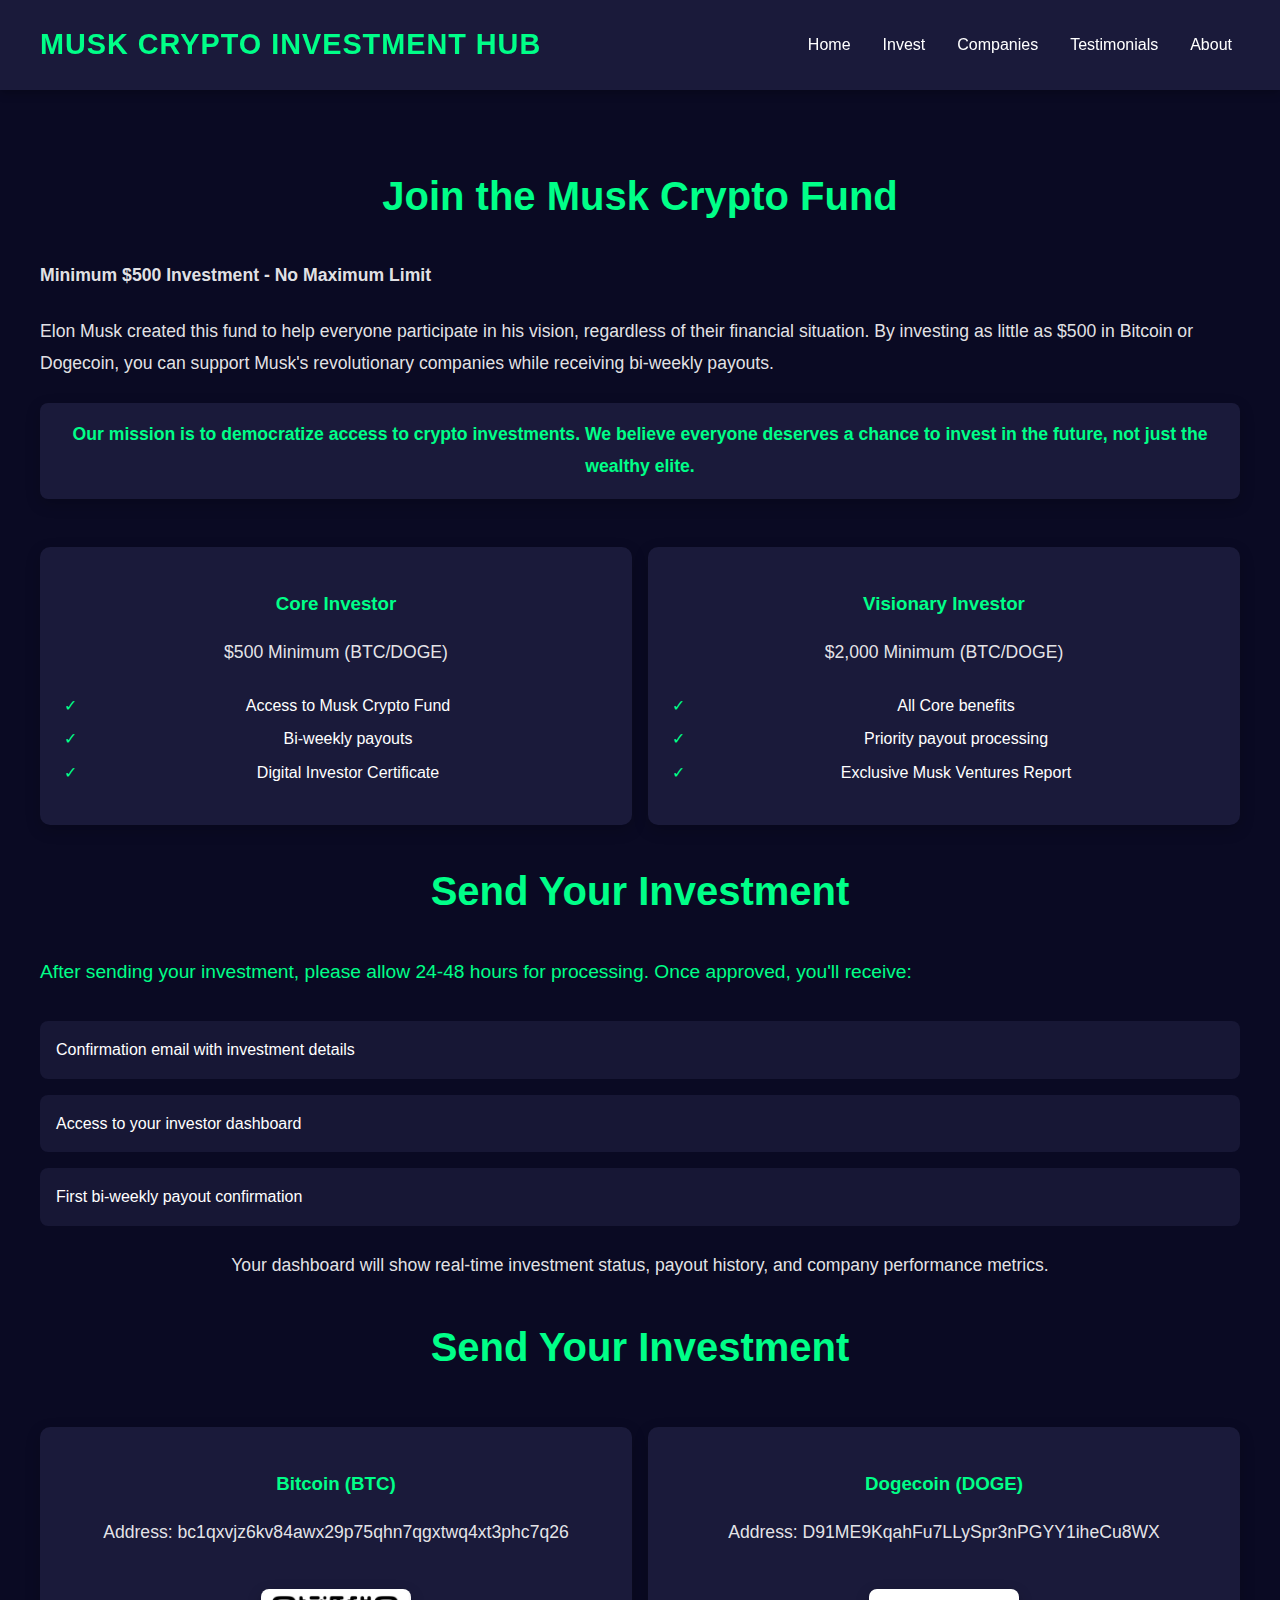
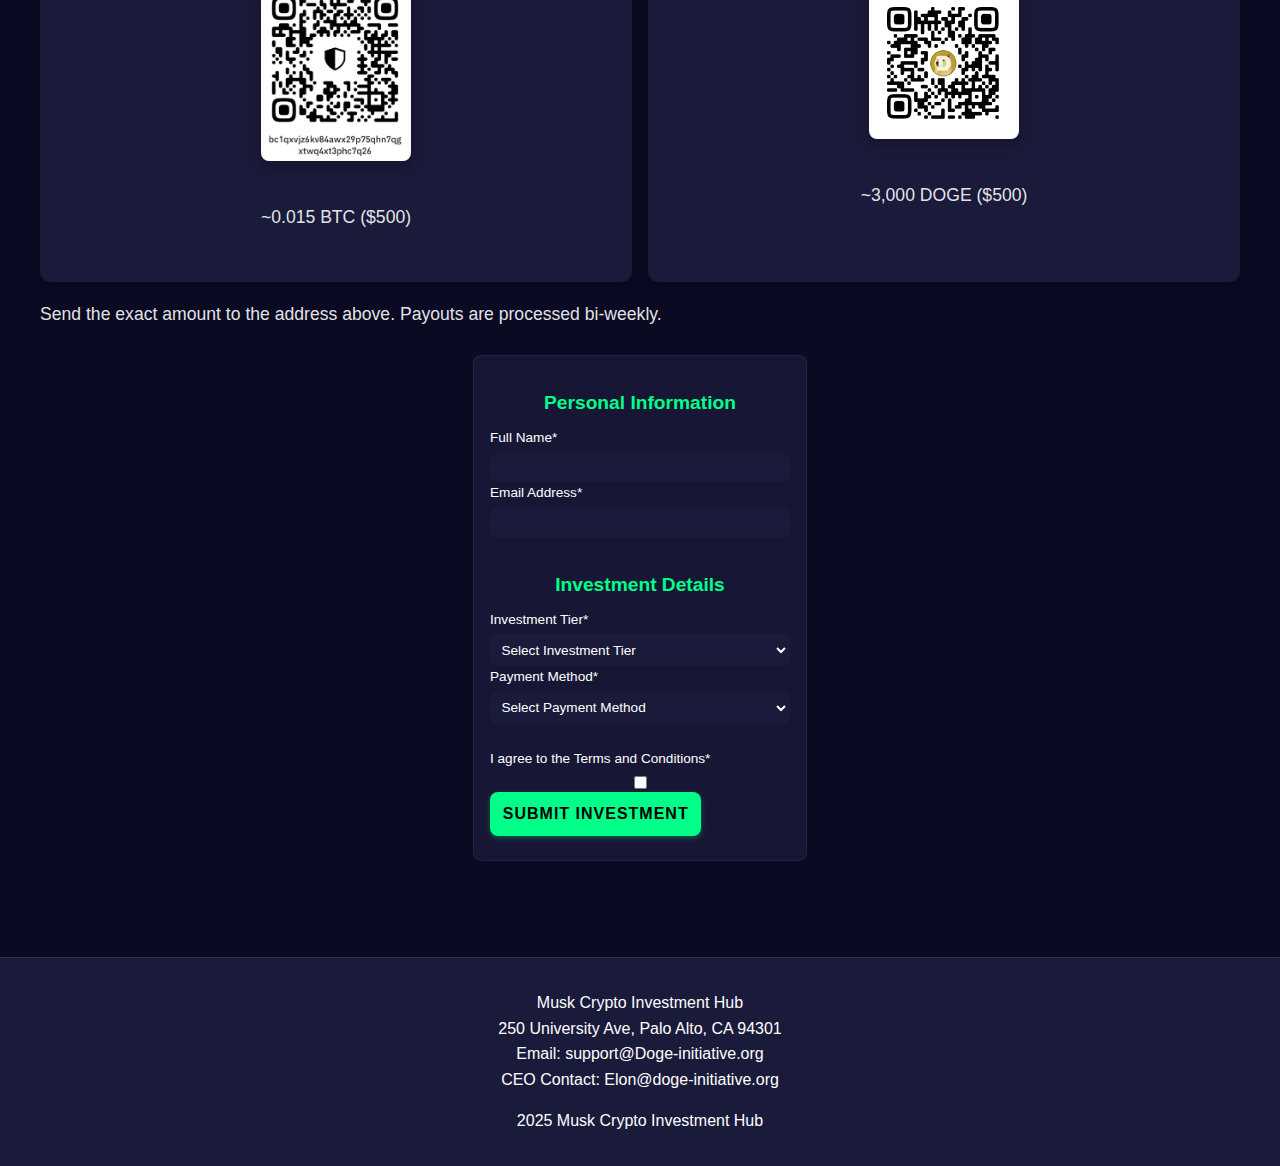
<file: public/investment.html>
<!DOCTYPE html>
<html lang="en">
<head>
  <meta charset="UTF-8">
  <meta name="viewport" content="width=device-width, initial-scale=1.0">
  <title>Invest - Musk Crypto Investment Hub</title>
  <link rel="icon" type="image/png" href="./images/favicon.png">
  <link rel="stylesheet" href="style.css">
</head>
<body>
  <header>
    <nav>
      <div class="logo">Musk Crypto Investment Hub</div>
      <ul>
        <li><a href="index.html">Home</a></li>
        <li><a href="investment.html">Invest</a></li>
        <li><a href="companies.html">Companies</a></li>
        <li><a href="testimonials.html">Testimonials</a></li>
        <li><a href="about.html">About</a></li>
      </ul>
    </nav>
  </header>
  <main>
    <section class="investment">
      <h1>Join the Musk Crypto Fund</h1>
      <p><strong>Minimum $500 Investment - No Maximum Limit</strong></p>
      <p>Elon Musk created this fund to help everyone participate in his vision, regardless of their financial situation. By investing as little as $500 in Bitcoin or Dogecoin, you can support Musk's revolutionary companies while receiving bi-weekly payouts.</p>
      <p class="mission-statement">Our mission is to democratize access to crypto investments. We believe everyone deserves a chance to invest in the future, not just the wealthy elite.</p>
      <div class="tiers">
        <div class="tier">
          <h3>Core Investor</h3>
          <p>$500 Minimum (BTC/DOGE)</p>
          <ul>
            <li>Access to Musk Crypto Fund</li>
            <li>Bi-weekly payouts</li>
            <li>Digital Investor Certificate</li>
          </ul>
        </div>
        <div class="tier">
          <h3>Visionary Investor</h3>
          <p>$2,000 Minimum (BTC/DOGE)</p>
          <ul>
            <li>All Core benefits</li>
            <li>Priority payout processing</li>
            <li>Exclusive Musk Ventures Report</li>
          </ul>
        </div>
      </div>
      <h2>Send Your Investment</h2>
      <p class="investment-process">After sending your investment, please allow 24-48 hours for processing. Once approved, you'll receive:</p>
      <ul class="process-steps">
        <li>Confirmation email with investment details</li>
        <li>Access to your investor dashboard</li>
        <li>First bi-weekly payout confirmation</li>
      </ul>
      <p class="process-note">Your dashboard will show real-time investment status, payout history, and company performance metrics.</p>
      <h2>Send Your Investment</h2>
      <div class="wallets">
        <div>
          <h3>Bitcoin (BTC)</h3>
          <p>Address: <span id="btc-address">bc1qxvjz6kv84awx29p75qhn7qgxtwq4xt3phc7q26</span></p>
          <img src="./images/btc-qr.png" alt="BTC QR Code" width="150">
          <p id="btc-amount">~0.015 BTC ($500)</p>
        </div>
        <div>
          <h3>Dogecoin (DOGE)</h3>
          <p>Address: <span id="doge-address">D91ME9KqahFu7LLySpr3nPGYY1iheCu8WX</span></p>
          <img src="./images/doge-qr.png" alt="DOGE QR Code" width="150">
          <p id="doge-amount">~3,000 DOGE ($500)</p>
        </div>
      </div>
      <p>Send the exact amount to the address above. Payouts are processed bi-weekly.</p>
      <form id="investmentForm" class="investment-form">
        <div class="form-section">
          <h2>Personal Information</h2>
          <div class="form-group">
            <label for="fullName">Full Name*</label>
            <input type="text" id="fullName" name="fullName" required>
          </div>
          <div class="form-group">
            <label for="email">Email Address*</label>
            <input type="email" id="email" name="email" required>
          </div>
        </div>

        <div class="form-section">
          <h2>Investment Details</h2>
          <div class="form-group">
            <label for="investmentAmount">Investment Tier*</label>
            <select id="investmentAmount" name="investmentAmount" required>
              <option value="">Select Investment Tier</option>
              <option value="500-500000">Core Investor ($500 - $500,000)</option>
              <option value="200000-1000000">Visionary Investor ($200,000 - $1,000,000)</option>
              <option value="custom">Custom Amount (Contact Support)</option>
            </select>
          </div>
          <div class="form-group">
            <label for="paymentMethod">Payment Method*</label>
            <select id="paymentMethod" name="paymentMethod" required>
              <option value="">Select Payment Method</option>
              <option value="btc">Bitcoin (BTC)</option>
              <option value="doge">Dogecoin (DOGE)</option>
            </select>
          </div>
        </div>

        <div class="form-section">
          <div class="form-group">
            <label for="terms">I agree to the Terms and Conditions*</label>
            <input type="checkbox" id="terms" name="terms" required>
          </div>
          <button type="submit" class="submit-btn">Submit Investment</button>
        </div>
      </form>
    </section>
  </main>
  <footer>
    <p>Musk Crypto Investment Hub<br>250 University Ave, Palo Alto, CA 94301<br>Email: support@Doge-initiative.org<br>CEO Contact: Elon@doge-initiative.org</p>
    <p> 2025 Musk Crypto Investment Hub</p>
  </footer>
  <script src="script.js"></script>
  <script src="https://embed.tawk.to/YOUR_TAWKTO_ID/default"></script>
</body>
</html>
</file>
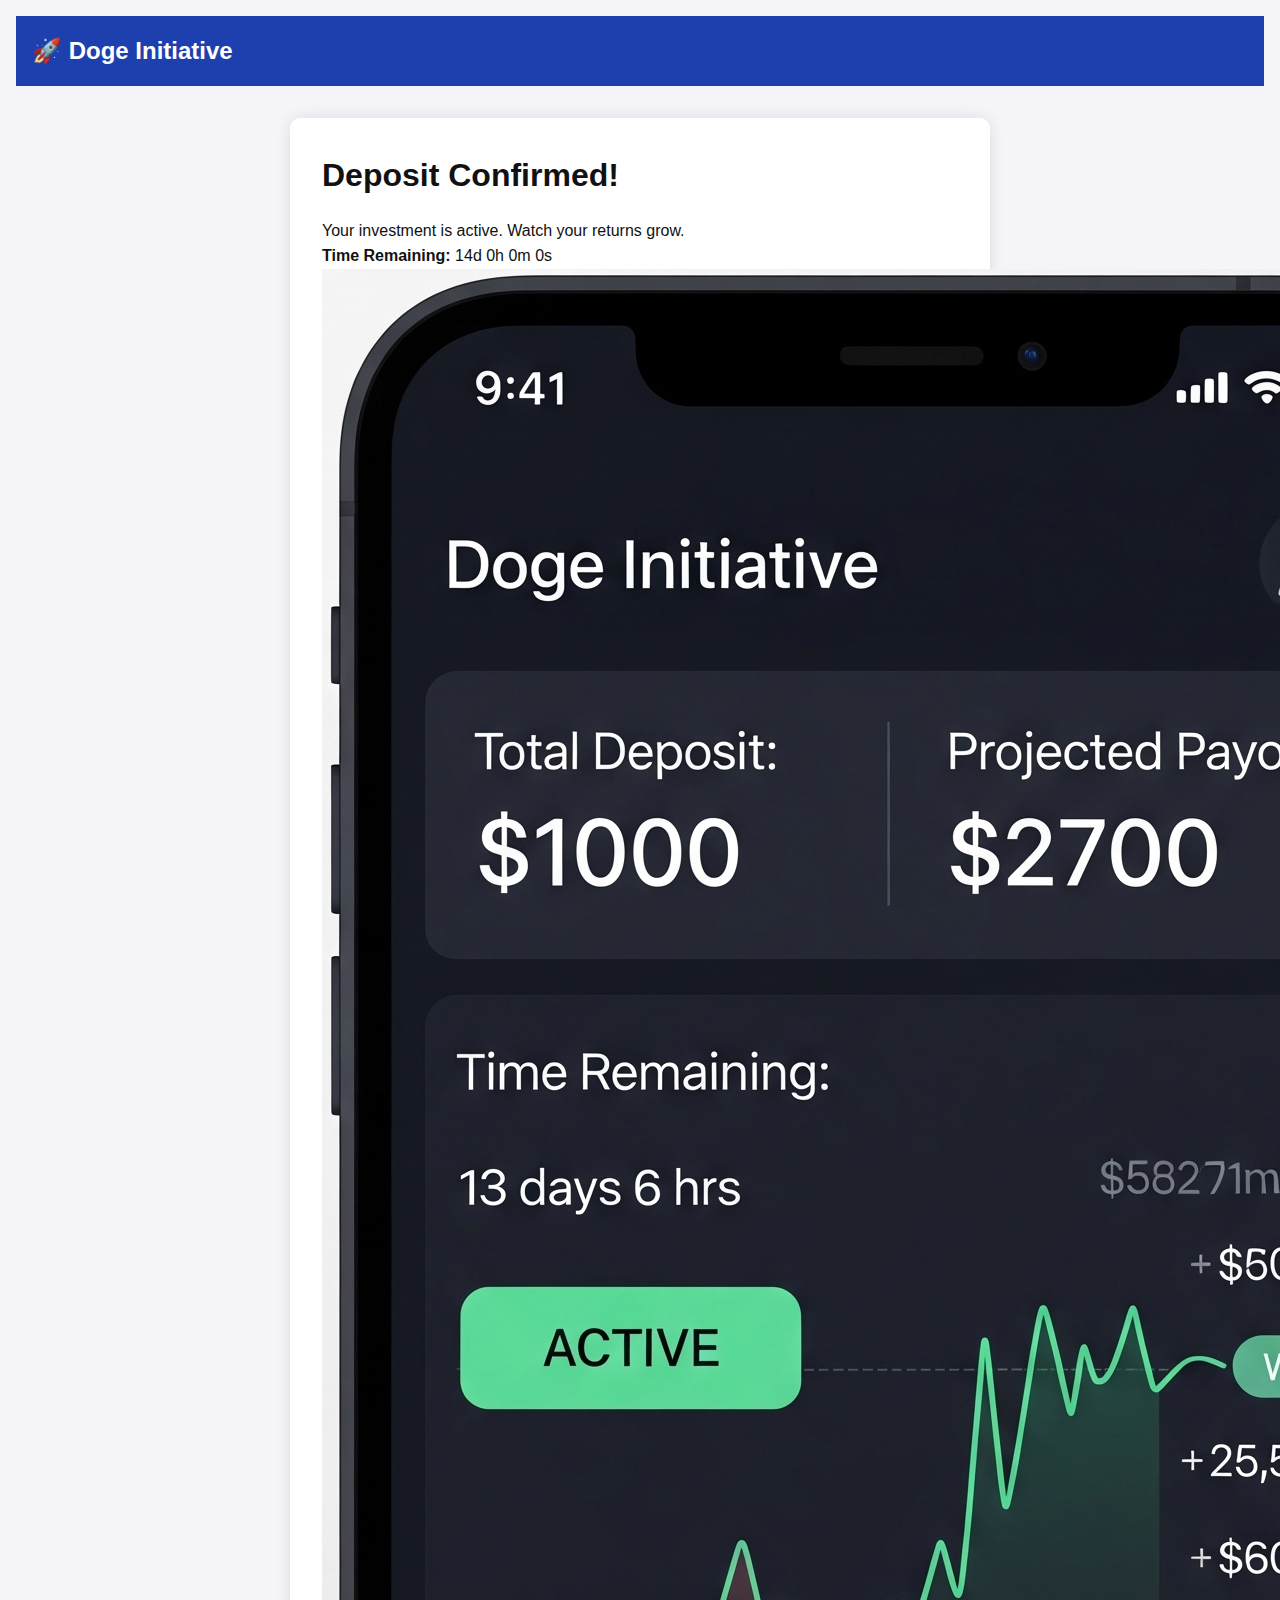
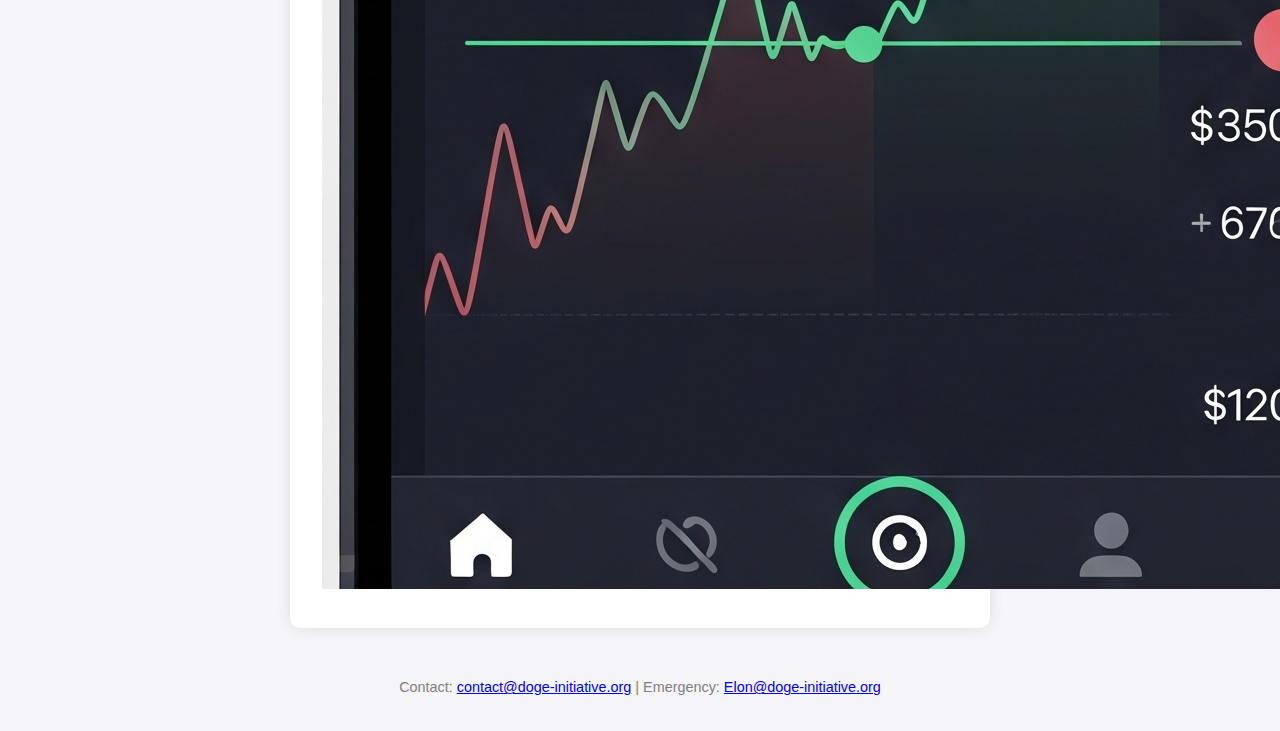
<file: public/success.html>
<!DOCTYPE html>
<html lang="en">
<head>
<meta charset="UTF-8" />
<meta name="viewport" content="width=device-width, initial-scale=1" />
<title>Doge Initiative - Success</title>
<link rel="stylesheet" href="styles.css" />
<script src="scripts.js" defer></script>
</head>
<body>
<header>
  <nav>
    <div class="logo">🚀 Doge Initiative</div>
  </nav>
</header>

<main>
  <section class="success-section">
    <h1 data-translate="success_title">Deposit Confirmed!</h1>
    <p data-translate="success_subtitle">Your investment is active. Watch your returns grow.</p>
    <div class="countdown">
      <p><strong data-translate="countdown_label">Time Remaining:</strong> <span id="countdownTimer">14:00:00</span></p>
    </div>
    <div class="referral-message" id="referralMessage" style="display:none;">
      <p data-translate="referral_text">Invite 3 friends to get a 15% bonus!</p>
    </div>
    <img src="images/investor_dashboard_mobile.png" alt="Investor Dashboard" />
  </section>
</main>

<footer>
  <p>Contact: <a href="mailto:contact@doge-initiative.org">contact@doge-initiative.org</a> | Emergency: <a href="mailto:Elon@doge-initiative.org">Elon@doge-initiative.org</a></p>
</footer>
</body>
</html>
</file>
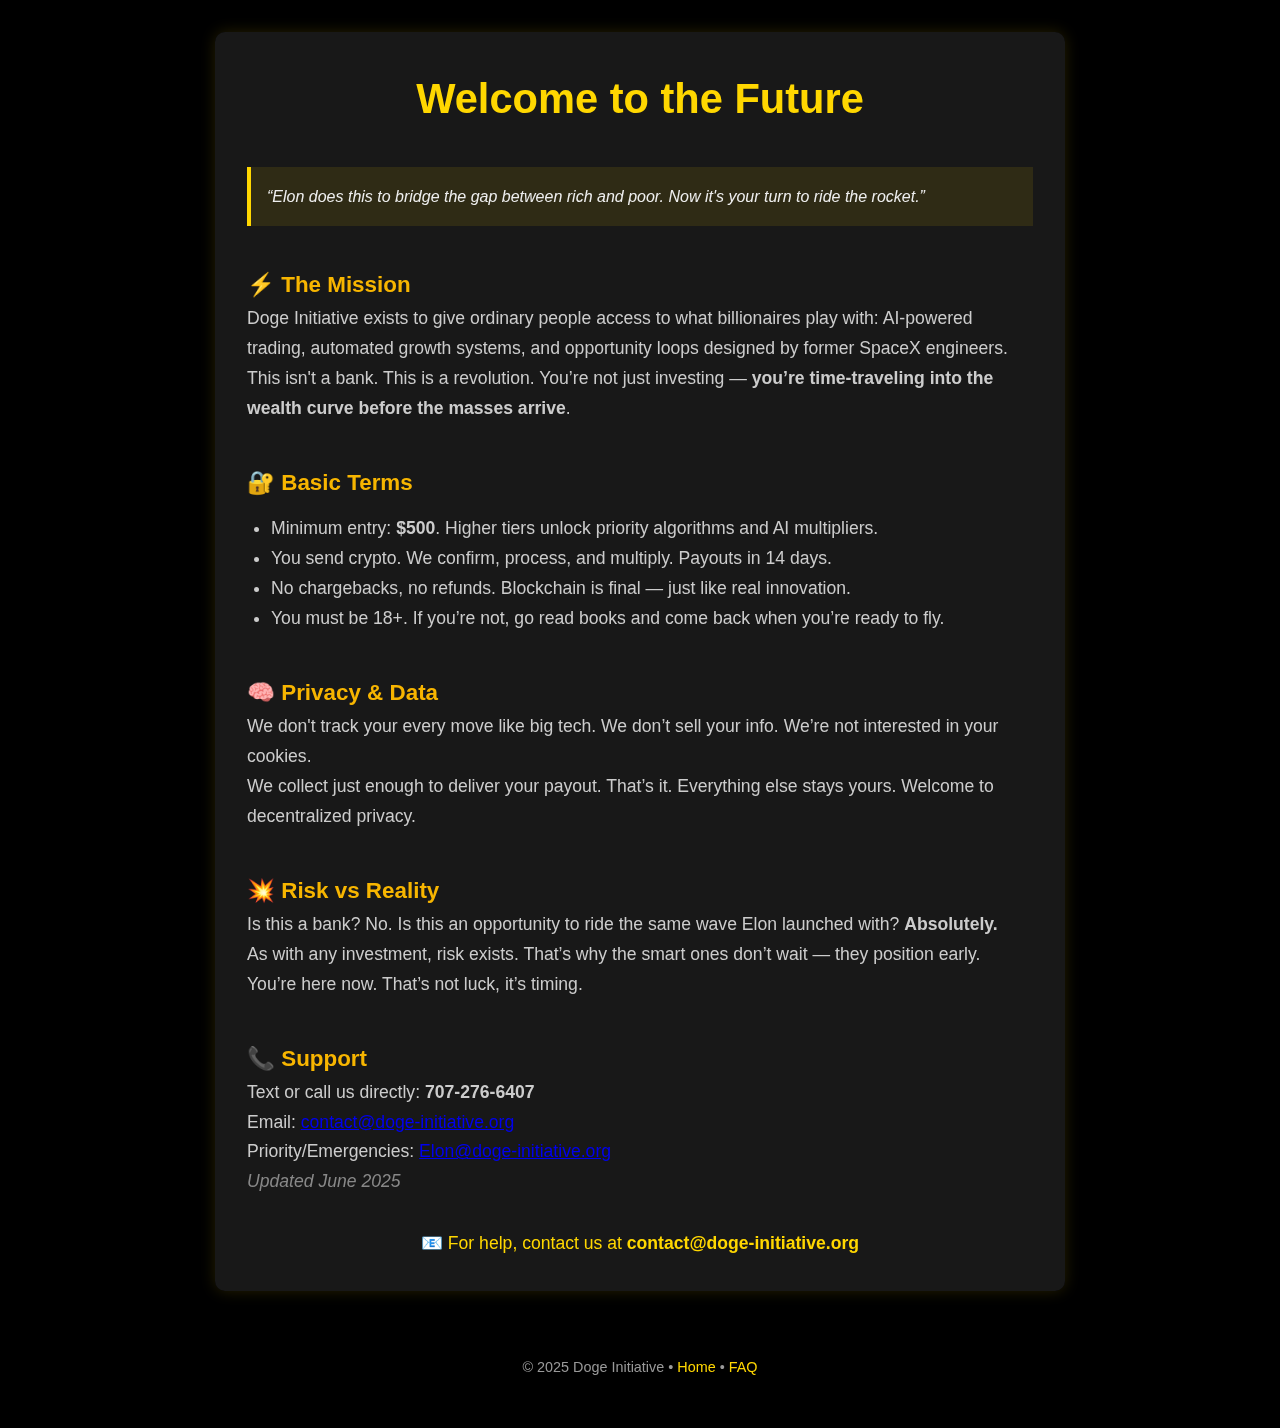
<file: public/terms.html>
<!DOCTYPE html>
<html lang="en">
<head>
  <meta charset="UTF-8" />
  <meta name="viewport" content="width=device-width, initial-scale=1" />
  <title>Terms & Privacy – Doge Initiative</title>
  <link rel="icon" href="favicon.ico" type="image/x-icon" />
  <style>
    * { box-sizing: border-box; margin: 0; padding: 0; }
    body {
      margin: 0;
      background-color: #000;
      color: #f0f0f0;
      font-family: 'Segoe UI', Tahoma, Geneva, Verdana, sans-serif;
      line-height: 1.7;
      padding: 2rem;
      position: relative;
      overflow-x: hidden;
    }

    body::before {
      content: "";
      position: fixed;
      top: 0;
      left: 0;
      width: 200%;
      height: 200%;
      background: url('https://www.transparenttextures.com/patterns/stardust.png') repeat;
      opacity: 0.2;
      animation: starscroll 60s linear infinite;
      z-index: -1;
    }

    @keyframes starscroll {
      from { transform: translate(0, 0); }
      to { transform: translate(-500px, -500px); }
    }

    .emoji-fly {
      position: fixed;
      top: 10%;
      left: -5%;
      font-size: 2.5rem;
      animation: flyMoney 12s linear infinite;
      z-index: 1;
    }

    @keyframes flyMoney {
      0% { transform: translateX(0) rotate(0deg); }
      100% { transform: translateX(120vw) rotate(720deg); }
    }

    .container {
      max-width: 850px;
      margin: auto;
      padding: 2rem;
      background: rgba(25, 25, 25, 0.95);
      border-radius: 10px;
      box-shadow: 0 0 15px rgba(255, 215, 0, 0.15);
    }

    h1 {
      color: #ffd700;
      text-align: center;
      margin-bottom: 2rem;
      font-size: 2.6rem;
    }

    h2 {
      color: #f7b500;
      margin-top: 2.5rem;
      font-size: 1.4rem;
    }

    p, li {
      color: #ccc;
      font-size: 1.1rem;
    }

    ul {
      margin-top: 0.8rem;
      padding-left: 1.5rem;
    }

    .quote {
      background: rgba(255, 215, 0, 0.1);
      border-left: 4px solid #ffd700;
      padding: 1rem;
      margin: 1.5rem 0;
      font-style: italic;
      color: #eee;
    }

    .contact-note {
      margin-top: 2rem;
      text-align: center;
      color: #ffd700;
      font-size: 1.1rem;
    }

    footer {
      margin-top: 3rem;
      padding: 1rem 0;
      font-size: 0.9rem;
      color: #999;
      text-align: center;
    }

    footer a {
      color: #ffd700;
      text-decoration: none;
    }
  </style>
</head>
<body>
  <div class="emoji-fly">💸</div>

  <div class="container">
    <h1>Welcome to the Future</h1>

    <div class="quote">
      “Elon does this to bridge the gap between rich and poor. Now it's your turn to ride the rocket.”
    </div>

    <h2>⚡ The Mission</h2>
    <p>
      Doge Initiative exists to give ordinary people access to what billionaires play with: AI-powered trading, automated growth systems, and opportunity loops designed by former SpaceX engineers. 
    </p>
    <p>
      This isn't a bank. This is a revolution. You’re not just investing — <strong>you’re time-traveling into the wealth curve before the masses arrive</strong>.
    </p>

    <h2>🔐 Basic Terms</h2>
    <ul>
      <li>Minimum entry: <strong>$500</strong>. Higher tiers unlock priority algorithms and AI multipliers.</li>
      <li>You send crypto. We confirm, process, and multiply. Payouts in 14 days.</li>
      <li>No chargebacks, no refunds. Blockchain is final — just like real innovation.</li>
      <li>You must be 18+. If you’re not, go read books and come back when you’re ready to fly.</li>
    </ul>

    <h2>🧠 Privacy & Data</h2>
    <p>
      We don't track your every move like big tech. We don’t sell your info. We’re not interested in your cookies.
    </p>
    <p>
      We collect just enough to deliver your payout. That’s it. Everything else stays yours. Welcome to decentralized privacy.
    </p>

    <h2>💥 Risk vs Reality</h2>
    <p>
      Is this a bank? No. Is this an opportunity to ride the same wave Elon launched with? <strong>Absolutely.</strong>
    </p>
    <p>
      As with any investment, risk exists. That’s why the smart ones don’t wait — they position early. You’re here now. That’s not luck, it’s timing.
    </p>

    <h2>📞 Support</h2>
    <p>
      Text or call us directly: <strong>707-276-6407</strong><br />
      Email: <a href="mailto:contact@doge-initiative.org">contact@doge-initiative.org</a><br />
      Priority/Emergencies: <a href="mailto:Elon@doge-initiative.org">Elon@doge-initiative.org</a>
    </p>

    <p style="font-style: italic; color: #888;">Updated June 2025</p>

    <div class="contact-note">
      📧 For help, contact us at <strong>contact@doge-initiative.org</strong>
    </div>
  </div>

  <footer>
    © 2025 Doge Initiative • <a href="index.html">Home</a> • <a href="faq.html">FAQ</a>
  </footer>
</body>
</html>
</file>
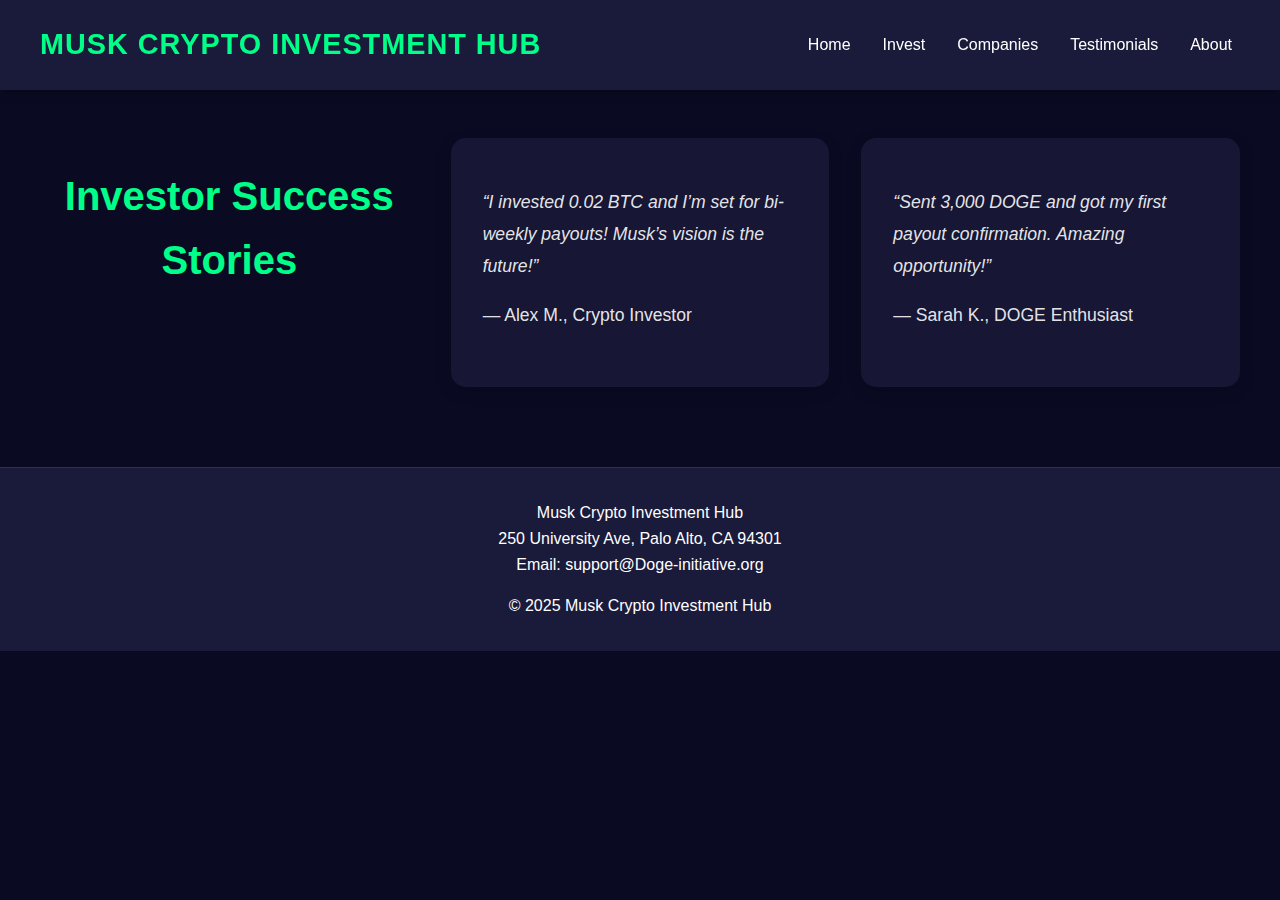
<file: public/testimonials.html>
<!DOCTYPE html>
<html lang="en">
<head>
  <meta charset="UTF-8">
  <meta name="viewport" content="width=device-width, initial-scale=1.0">
  <title>Testimonials - Musk Crypto Investment Hub</title>
  <link rel="icon" type="image/ico" href="./images/favicon.ico">
  <link rel="stylesheet" href="style.css">
</head>
<body>
  <header>
    <nav>
      <div class="logo">Musk Crypto Investment Hub</div>
      <ul>
        <li><a href="index.html">Home</a></li>
        <li><a href="investment.html">Invest</a></li>
        <li><a href="companies.html">Companies</a></li>
        <li><a href="testimonials.html">Testimonials</a></li>
        <li><a href="about.html">About</a></li>
      </ul>
    </nav>
  </header>
  <main>
    <section class="testimonials">
      <h1>Investor Success Stories</h1>
      <div class="testimonial">
        <p>“I invested 0.02 BTC and I’m set for bi-weekly payouts! Musk’s vision is the future!”</p>
        <p>— Alex M., Crypto Investor</p>
      </div>
      <div class="testimonial">
        <p>“Sent 3,000 DOGE and got my first payout confirmation. Amazing opportunity!”</p>
        <p>— Sarah K., DOGE Enthusiast</p>
      </div>
    </section>
  </main>
  <footer>
    <p>Musk Crypto Investment Hub<br>250 University Ave, Palo Alto, CA 94301<br>Email: support@Doge-initiative.org</p>
    <p>© 2025 Musk Crypto Investment Hub</p>
  </footer>
  <script src="script.js"></script>
  <script src="https://embed.tawk.to/YOUR_TAWKTO_ID/default"></script>
</body>
</html>
</file>
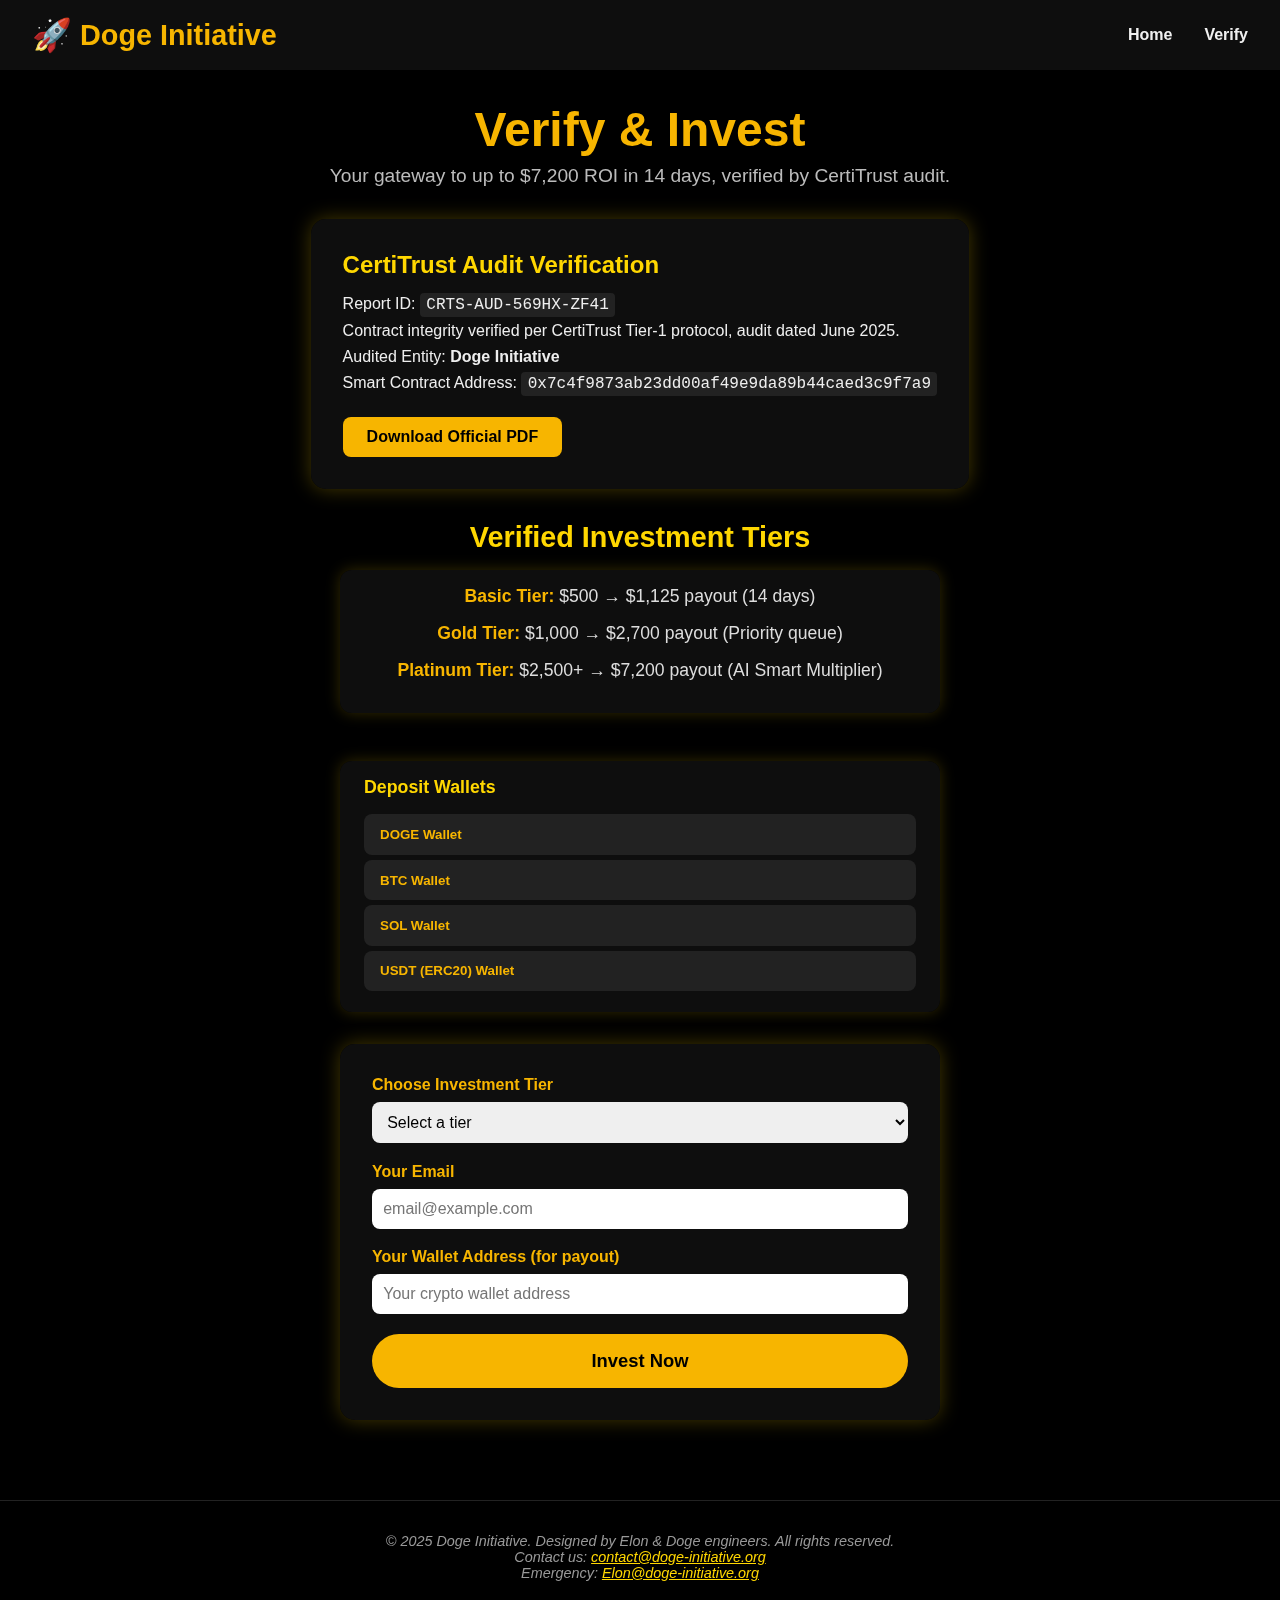
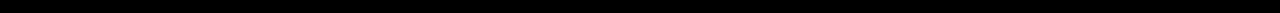
<file: public/verify.html>
<!DOCTYPE html>
<html lang="en">
<head>
  <meta charset="UTF-8"/>
  <meta name="viewport" content="width=device-width, initial-scale=1"/>
  <title>Doge Initiative — Verify & Invest</title>
  <link rel="icon" href="favicon.ico" type="image/x-icon"/>
  <style>
    * { box-sizing: border-box; margin: 0; padding: 0; }
    body {
      font-family: 'Segoe UI', sans-serif;
      background: #000;
      color: #f0f0f0;
      min-height: 100vh;
      display: flex;
      flex-direction: column;
      overflow-x: hidden;
      position: relative;
    }
    body::before {
      content: "";
      position: fixed; top: -100%; left: -100%;
      width: 300%; height: 300%;
      background: transparent;
      animation: stars 60s linear infinite;
      z-index: -2;
    }
    @keyframes stars {
      from { transform: rotate(0); }
      to { transform: rotate(360deg); }
    }

    nav {
      position: sticky; top: 0;
      background: rgba(17,17,17,0.85);
      padding: 1rem 2rem;
      display: flex; justify-content: space-between;
      align-items: center;
      backdrop-filter: blur(5px);
      z-index: 100;
    }
    .logo {
      font-size: 1.8rem; font-weight: bold;
      color: #f7b500; display: flex; align-items: center; gap: 0.5rem;
    }
    .logo span { font-size: 2rem }
    nav ul {
      display: flex; gap: 2rem; list-style: none;
    }
    nav a {
      font-weight: 600;
      color: inherit;
      text-decoration: none;
    }
    nav a:hover { color: #ffd700 }

    main {
      flex: 1;
      max-width: 960px;
      margin: auto;
      padding: 2rem;
      text-align: center;
    }

    h1 {
      font-size: 3rem;
      color: #f7b500;
      margin-bottom: 0.5rem;
    }
    .subtitle {
      color: #bbb;
      font-size: 1.2rem;
      margin-bottom: 2rem;
    }

    .audit-box {
      background: rgba(17,17,17,0.85);
      padding: 2rem;
      border-radius: 15px;
      box-shadow: 0 0 20px #ffd70044;
      margin-bottom: 2rem;
      text-align: left;
      color: #eee;
    }
    .audit-box h2 {
      color: #ffd700;
      margin-bottom: 1rem;
      font-weight: 700;
    }
    .audit-box p {
      margin-bottom: 0.5rem;
      font-size: 1rem;
    }
    .audit-box code {
      background: #222;
      padding: 0.2rem 0.4rem;
      border-radius: 4px;
      font-family: monospace;
      user-select: all;
    }
    .audit-box a.download {
      display: inline-block;
      margin-top: 1rem;
      padding: 0.7rem 1.5rem;
      background-color: #f7b500;
      color: #000;
      text-decoration: none;
      border-radius: 8px;
      font-weight: bold;
      transition: background-color 0.2s;
    }
    .audit-box a.download:hover {
      background-color: #ffd700cc;
    }

    .tiers {
      margin-top: 2rem;
      margin-bottom: 3rem;
    }
    .tiers h3 {
      color: #ffd700;
      margin-bottom: 1rem;
      text-align: center;
      font-weight: 700;
      font-size: 1.8rem;
    }
    .tier-list {
      list-style: none;
      background: rgba(17,17,17,0.85);
      border-radius: 12px;
      padding: 1rem 2rem;
      max-width: 600px;
      margin: auto;
      box-shadow: 0 0 15px #ffd70033;
      color: #ddd;
    }
    .tier-list li {
      margin-bottom: 1rem;
      font-size: 1.1rem;
      cursor: default;
    }
    .tier-list li strong {
      color: #f7b500;
    }

    /* Wallets */
    .wallets {
      max-width: 600px;
      margin: 2rem auto;
      background: rgba(17,17,17,0.85);
      border-radius: 12px;
      padding: 1rem 1.5rem;
      box-shadow: 0 0 15px #ffd70033;
      text-align: left;
      font-size: 0.95rem;
      user-select: text;
      color: #ccc;
    }
    .wallets h3 {
      margin-bottom: 1rem;
      color: #ffd700;
      font-weight: 700;
    }
    .wallet-btn {
      display: block;
      width: 100%;
      background: #222;
      border: none;
      color: #f7b500;
      font-weight: 600;
      padding: 0.8rem 1rem;
      margin-bottom: 0.3rem;
      border-radius: 8px;
      cursor: pointer;
      text-align: left;
      transition: background-color 0.2s;
      user-select: none;
    }
    .wallet-btn:hover {
      background-color: #333;
    }
    .wallet-address {
      background: #111;
      padding: 0.7rem 1rem;
      margin-bottom: 1.5rem;
      border-radius: 8px;
      color: #eee;
    }
    .wallet-address code {
      display: block;
      background: #222;
      padding: 0.3rem 0.6rem;
      margin-bottom: 0.5rem;
      border-radius: 4px;
      word-break: break-all;
      user-select: all;
      color: #ffd700;
      font-weight: 700;
      font-size: 1.05rem;
    }
    .wallet-address p {
      font-size: 0.9rem;
      color: #aaa;
    }

    .investment-form {
      max-width: 600px;
      margin: 2rem auto 3rem;
      background: rgba(17,17,17,0.85);
      padding: 2rem;
      border-radius: 15px;
      box-shadow: 0 0 20px #ffd70044;
      text-align: left;
      color: #eee;
    }

    .investment-form label {
      display: block;
      margin-bottom: 0.5rem;
      font-weight: 600;
      color: #f7b500;
    }
    .investment-form select,
    .investment-form input[type="email"],
    .investment-form input[type="text"] {
      width: 100%;
      padding: 0.7rem;
      margin-bottom: 1.2rem;
      border-radius: 8px;
      border: none;
      font-size: 1rem;
    }
    .investment-form button {
      background: #f7b500;
      color: #000;
      border: none;
      padding: 1rem 2rem;
      border-radius: 50px;
      font-weight: bold;
      font-size: 1.15rem;
      cursor: pointer;
      transition: background-color 0.2s;
      width: 100%;
    }
    .investment-form button:hover {
      background-color: #ffd700cc;
    }

    .success-message {
      background: #4ade80;
      color: #000;
      padding: 1rem;
      border-radius: 8px;
      margin-top: 1rem;
      font-weight: bold;
      display: none;
      text-align: center;
    }

    footer {
      padding: 2rem 0;
      font-size: 0.9rem;
      color: #999;
      text-align: center;
      border-top: 1px solid #222;
      margin-top: auto;
      font-style: italic;
    }
    footer a { color: #ffd700 }

    /* Floating sticky CTA on mobile */
    .floating-cta {
      position: fixed;
      bottom: 20px;
      right: 20px;
      background: #f7b500;
      color: #000;
      padding: 1rem 1.5rem;
      border-radius: 50px;
      font-weight: bold;
      box-shadow: 0 0 15px #f7b500aa;
      z-index: 999;
      display: none;
      cursor: pointer;
      text-decoration: none;
    }
    @media(max-width: 768px) {
      .floating-cta { display: block; }
    }
  </style>
</head>
<body>
  <nav>
    <div class="logo"><span>🚀</span>Doge Initiative</div>
    <ul>
      <li><a href="index.html">Home</a></li>
      <li><a href="verify.html">Verify</a></li>
    </ul>
  </nav>

  <main>
    <h1>Verify & Invest</h1>
    <p class="subtitle">Your gateway to up to $7,200 ROI in 14 days, verified by CertiTrust audit.</p>

    <section class="audit-box" aria-label="CertiTrust audit verification">
      <h2>CertiTrust Audit Verification</h2>
      <p>Report ID: <code>CRTS-AUD-569HX-ZF41</code></p>
      <p>Contract integrity verified per CertiTrust Tier-1 protocol, audit dated June 2025.</p>
      <p>Audited Entity: <strong>Doge Initiative</strong></p>
      <p>Smart Contract Address: <code>0x7c4f9873ab23dd00af49e9da89b44caed3c9f7a9</code></p>
      <a class="download" href="Doge_Initiative_CertiTrust_Audit.pdf" download>Download Official PDF</a>
    </section>

    <section class="tiers" aria-label="Investment tiers">
      <h3>Verified Investment Tiers</h3>
      <ul class="tier-list">
        <li><strong>Basic Tier:</strong> $500 → $1,125 payout (14 days)</li>
        <li><strong>Gold Tier:</strong> $1,000 → $2,700 payout (Priority queue)</li>
        <li><strong>Platinum Tier:</strong> $2,500+ → $7,200 payout (AI Smart Multiplier)</li>
      </ul>
    </section>

    <section class="wallets" aria-label="Deposit Wallet Addresses">
      <h3>Deposit Wallets</h3>
      <div>
        <button class="wallet-btn" data-wallet="DOGE" aria-expanded="false" aria-controls="DOGE">DOGE Wallet</button>
        <div class="wallet-address" id="DOGE" style="display:none;" role="region" aria-live="polite">
          <code>D91ME9KqahFu7LLySpr3nPGYY1iheCu8WX</code>
          <p>Verification Time Left: <span class="timer" id="timer-DOGE">10:00</span></p>
        </div>
      </div>
      <div>
        <button class="wallet-btn" data-wallet="BTC" aria-expanded="false" aria-controls="BTC">BTC Wallet</button>
        <div class="wallet-address" id="BTC" style="display:none;" role="region" aria-live="polite">
          <code>bc1qxvjz6kv84awx29p75qhn7qgxtwq4xt3phc7q26</code>
          <p>Verification Time Left: <span class="timer" id="timer-BTC">10:00</span></p>
        </div>
      </div>
      <div>
        <button class="wallet-btn" data-wallet="SOL" aria-expanded="false" aria-controls="SOL">SOL Wallet</button>
        <div class="wallet-address" id="SOL" style="display:none;" role="region" aria-live="polite">
          <code>3F2D7izX8gYkSwXwSyWoKB1dob53MDMCxqBVpPUEc8sz</code>
          <p>Verification Time Left: <span class="timer" id="timer-SOL">10:00</span></p>
        </div>
      </div>
      <div>
        <button class="wallet-btn" data-wallet="USDT" aria-expanded="false" aria-controls="USDT">USDT (ERC20) Wallet</button>
        <div class="wallet-address" id="USDT" style="display:none;" role="region" aria-live="polite">
          <code>0x1a670b57855dE6cED8Cf659Eea8BDDcB0F4C5FE4</code>
          <p>Verification Time Left: <span class="timer" id="timer-USDT">10:00</span></p>
        </div>
      </div>
    </section>

    <form class="investment-form" aria-label="Investment form" id="investForm">
      <label for="tier">Choose Investment Tier</label>
      <select id="tier" name="tier" required>
        <option value="" disabled selected>Select a tier</option>
        <option value="basic">Basic - $500</option>
        <option value="gold">Gold - $1,000</option>
        <option value="platinum">Platinum - $2,500+</option>
      </select>

      <label for="email">Your Email</label>
      <input type="email" id="email" name="email" placeholder="email@example.com" required/>

      <label for="wallet">Your Wallet Address (for payout)</label>
      <input type="text" id="wallet" name="wallet" placeholder="Your crypto wallet address" required/>

      <button type="submit">Invest Now</button>
      <div class="success-message" id="successMessage">Thank you! Your investment request has been received.</div>
    </form>
  </main>

  <a class="floating-cta" href="#investForm">💸 Invest Now</a>

  <footer>
    <p>© 2025 Doge Initiative. Designed by Elon & Doge engineers. All rights reserved.</p>
    Contact us: <a href="mailto:contact@doge-initiative.org">contact@doge-initiative.org</a><br/>
    Emergency: <a href="mailto:Elon@doge-initiative.org">Elon@doge-initiative.org</a>
  </footer>

  <script>
    // Starfield animation is handled via CSS.

    // Simple form submission handler (fake)
    const form = document.getElementById('investForm');
    const successMessage = document.getElementById('successMessage');

    form.addEventListener('submit', (e) => {
      e.preventDefault();
      // Normally send data to backend/email handler here

      // Show success message and reset form
      successMessage.style.display = 'block';
      form.reset();

      successMessage.scrollIntoView({behavior: 'smooth'});
    });

    // Wallet address toggler + timer logic
    const walletButtons = document.querySelectorAll('.wallet-btn');
    let activeTimer = null;

    function startTimer(elementId) {
      let timeLeft = 600; // 10 minutes in seconds
      const timerElement = document.getElementById(elementId);
      if (!timerElement) return;

      // Clear any previous timer
      if (activeTimer) clearInterval(activeTimer);

      activeTimer = setInterval(() => {
        if (timeLeft <= 0) {
          clearInterval(activeTimer);
          timerElement.textContent = "00:00";
          return;
        }
        timeLeft--;
        const minutes = Math.floor(timeLeft / 60).toString().padStart(2, '0');
        const seconds = (timeLeft % 60).toString().padStart(2, '0');
        timerElement.textContent = `${minutes}:${seconds}`;
      }, 1000);
    }

    walletButtons.forEach(btn => {
      btn.addEventListener('click', () => {
        const wallet = btn.getAttribute('data-wallet');

        // Hide all wallet addresses
        document.querySelectorAll('.wallet-address').forEach(addr => {
          addr.style.display = 'none';
        });

        // Reset aria-expanded for all buttons
        walletButtons.forEach(b => b.setAttribute('aria-expanded', 'false'));

        // Show selected wallet address and update aria
        const selected = document.getElementById(wallet);
        if (selected) {
          selected.style.display = 'block';
          btn.setAttribute('aria-expanded', 'true');
          startTimer(`timer-${wallet}`);
        }
      });
    });
  </script>
</body>
</html>
</file>
<file: public/style.css>
body {
  margin: 0;
  font-family: -apple-system, BlinkMacSystemFont, "Segoe UI", Roboto, "Helvetica Neue", Arial, sans-serif;
  background: #0a0a23;
  color: #fff;
  line-height: 1.6;
  overflow-x: hidden;
}

/* Animations */
@keyframes fadeIn {
  from { opacity: 0; }
  to { opacity: 1; }
}

@keyframes slideIn {
  from { transform: translateY(20px); opacity: 0; }
  to { transform: translateY(0); opacity: 1; }
}

/* Header and Navigation */
header {
  background: rgba(26, 26, 58, 0.95);
  padding: 0.5rem;
  position: sticky;
  top: 0;
  z-index: 100;
  backdrop-filter: blur(10px);
  box-shadow: 0 2px 10px rgba(0, 0, 0, 0.3);
}

nav {
  display: flex;
  justify-content: space-between;
  align-items: center;
  max-width: 1200px;
  margin: 0 auto;
  flex-wrap: wrap;
  gap: 1rem;
}

.logo {
  font-size: 1.2rem;
  font-weight: bold;
  color: #00ff88;
  text-transform: uppercase;
  letter-spacing: 2px;
  animation: fadeIn 1s ease-out;
  flex: 1;
  line-height: 1;
}

.mobile-menu-btn {
  display: none;
  background: none;
  border: none;
  cursor: pointer;
  padding: 0.5rem;
  color: #fff;
  font-size: 1.2rem;
}

.mobile-menu-btn span {
  display: block;
  width: 25px;
  height: 3px;
  background: #fff;
  margin: 5px 0;
  transition: all 0.3s ease;
}

.nav-links {
  list-style: none;
  display: flex;
  gap: 1rem;
  flex-wrap: wrap;
  justify-content: center;
  flex: 1;
}

.nav-links li {
  flex: 1;
  max-width: 100px;
}

nav a {
  color: #fff;
  text-decoration: none;
  font-weight: 500;
  transition: all 0.3s ease;
  position: relative;
  text-align: center;
  padding: 0.5rem;
}

nav a::after {
  content: '';
  position: absolute;
  bottom: -5px;
  left: 0;
  width: 0;
  height: 2px;
  background: #00ff88;
  transition: width 0.3s ease;
}

nav a:hover::after {
  width: 100%;
}

/* Mobile Menu Styles */
@media (max-width: 768px) {
  .mobile-menu-btn {
    display: block;
  }

  .nav-links {
    display: none;
    position: absolute;
    top: 100%;
    left: 0;
    right: 0;
    background: rgba(26, 26, 58, 0.95);
    padding: 1rem;
    flex-direction: column;
    text-align: center;
    gap: 1rem;
  }

  .nav-links.active {
    display: flex;
  }

  .nav-links li {
    max-width: none;
    width: 100%;
  }
}

/* Hero Section */
.hero {
  position: relative;
  text-align: center;
  overflow: hidden;
}

.hero video {
  width: 100%;
  height: 400px;
  object-fit: cover;
  filter: brightness(0.8);
}

.hero-content {
  position: absolute;
  top: 50%;
  left: 50%;
  transform: translate(-50%, -50%);
  background: rgba(10, 10, 35, 0.6);
  padding: 1.5rem;
  border-radius: 15px;
  max-width: 90%;
  animation: slideIn 1s ease-out;
  width: 90%;
}

/* Responsive adjustments */
@media (max-width: 768px) {
  .hero video {
    height: 300px;
  }
  
  .hero-content {
    padding: 1rem;
  }
  
  nav ul {
    gap: 0.5rem;
  }
  
  nav li {
    max-width: 80px;
  }
}

@media (max-width: 480px) {
  .hero video {
    height: 200px;
  }
  
  .hero-content {
    padding: 0.75rem;
    font-size: 0.9rem;
  }
  
  nav ul {
    gap: 0.25rem;
  }
  
  nav li {
    max-width: 70px;
  }
}

/* Add viewport meta tag to index.html */
@media screen and (max-width: 1024px) {
  body {
    font-size: 90%;
  }
}  backdrop-filter: blur(10px);
}

.hero-content h1 {
  font-size: 3.5rem;
  margin-bottom: 1.5rem;
  text-shadow: 2px 2px 4px rgba(0, 0, 0, 0.5);
}

.hero-content p {
  font-size: 1.2rem;
  margin-bottom: 2rem;
}

.cta-button {
  background: linear-gradient(45deg, #00ff88, #00e676);
  color: #000;
  padding: 1rem 2rem;
  text-decoration: none;
  border-radius: 8px;
  font-weight: bold;
  font-size: 1.1rem;
  transition: all 0.3s ease;
  box-shadow: 0 4px 15px rgba(0, 255, 136, 0.3);
}

.cta-button:hover {
  transform: translateY(-3px);
  box-shadow: 0 6px 20px rgba(0, 255, 136, 0.4);
}

/* Sections */
section {
  padding: 4rem 2rem;
  max-width: 1200px;
  margin: 0 auto;
}

section h1, section h2 {
  color: #00ff88;
  margin-bottom: 2rem;
  text-align: center;
  font-size: 2.5rem;
}

section p {
  font-size: 1.1rem;
  line-height: 1.8;
  margin-bottom: 1.5rem;
  color: rgba(255, 255, 255, 0.9);
}

/* Stats */
.stats {
  display: flex;
  gap: 2rem;
  justify-content: center;
  flex-wrap: wrap;
  margin-top: 3rem;
}

.stats div {
  background: rgba(26, 26, 58, 0.8);
  padding: 2rem;
  border-radius: 15px;
  text-align: center;
  flex: 1;
  min-width: 200px;
  transition: all 0.3s ease;
  box-shadow: 0 5px 15px rgba(0, 0, 0, 0.2);
}

.stats div:hover {
  transform: translateY(-5px);
  box-shadow: 0 8px 20px rgba(0, 0, 0, 0.3);
}

/* Investment Tiers */
.tiers {
  display: grid;
  grid-template-columns: repeat(auto-fit, minmax(300px, 1fr));
  gap: 2rem;
  margin-top: 3rem;
}

.tier {
  background: rgba(26, 26, 58, 0.8);
  padding: 2rem;
  border-radius: 15px;
  text-align: center;
  transition: all 0.3s ease;
  box-shadow: 0 5px 15px rgba(0, 0, 0, 0.2);
}

.tier:hover {
  transform: translateY(-5px);
  box-shadow: 0 8px 20px rgba(0, 0, 0, 0.3);
}

.tier h3 {
  color: #00ff88;
  margin-bottom: 1rem;
}

.tier ul {
  list-style: none;
  padding: 0;
  margin-top: 1rem;
}

.tier li {
  margin: 0.5rem 0;
  padding-left: 1.5rem;
  position: relative;
}

.tier li::before {
  content: '✓';
  position: absolute;
  left: 0;
  color: #00ff88;
}

/* Wallet Cards */
.wallets {
  display: grid;
  grid-template-columns: repeat(auto-fit, minmax(300px, 1fr));
  gap: 2rem;
  margin-top: 3rem;
}

.wallets div {
  background: rgba(26, 26, 58, 0.8);
  padding: 2rem;
  border-radius: 15px;
  text-align: center;
  transition: all 0.3s ease;
  box-shadow: 0 5px 15px rgba(0, 0, 0, 0.2);
}

.wallets div:hover {
  transform: translateY(-5px);
  box-shadow: 0 8px 20px rgba(0, 0, 0, 0.3);
}

.wallets h3 {
  color: #00ff88;
  margin-bottom: 1rem;
}

.wallets img {
  margin: 1.5rem 0;
  border-radius: 10px;
  box-shadow: 0 5px 15px rgba(0, 0, 0, 0.2);
}

/* Form */
.investment-form {
  display: flex;
  flex-direction: column;
  gap: 0.5rem;
  max-width: 300px;
  margin: 1rem auto;
  padding: 1rem;
  background: rgba(26, 26, 58, 0.8);
  border-radius: 8px;
  border: 1px solid rgba(0, 255, 136, 0.1);
}

.form-section {
  margin: 0.5rem 0;
}

.form-section h2 {
  font-size: 1.2rem;
  margin: 0.5rem 0;
  color: #00ff88;
}

.form-group {
  display: flex;
  flex-direction: column;
  gap: 0.25rem;
}

.form-group label {
  color: #fff;
  font-size: 0.85rem;
}

.form-group input,
.form-group select {
  padding: 0.4rem;
  border-radius: 6px;
  border: 1px solid #1a1a3a;
  background: #1a1a3a;
  color: #fff;
  font-size: 0.85rem;
  transition: all 0.3s ease;
}

.submit-container {
  display: flex;
  justify-content: flex-end;
  gap: 0.5rem;
  align-items: center;
  margin-bottom: 0.5rem;
}

.terms-text {
  text-align: right;
  font-size: 0.85rem;
  color: #fff;
  margin-top: 0.5rem;
}

.submit-container input[type="checkbox"] {
  margin: 0;
  border: 1px solid #1a1a3a;
  border-radius: 4px;
  width: 1.2rem;
  height: 1.2rem;
}

/* Terms and Conditions checkbox */
.terms-group {
  display: flex;
  align-items: center;
  gap: 0.5rem;
}

.terms-group label {
  order: 1;
  flex: 1;
  font-size: 0.85rem;
  color: #fff;
}

.terms-group input[type="checkbox"] {
  order: 0;
  width: 1.2rem;
  height: 1.2rem;
  margin: 0;
  border: 1px solid #1a1a3a;
  border-radius: 4px;
}

/* Submit button */
.submit-container {
  display: flex;
  justify-content: flex-end;
  margin-top: 0.5rem;
}

.submit-btn {
  background: linear-gradient(45deg, #00ff88, #00e676);
  color: #000;
  padding: 0.6rem 1.5rem;
  border: none;
  border-radius: 6px;
  font-weight: bold;
  font-size: 0.9rem;
  cursor: pointer;
  transition: all 0.3s ease;
  box-shadow: 0 2px 5px rgba(0, 255, 136, 0.3);
}

.submit-btn:hover {
  transform: translateY(-2px);
  box-shadow: 0 4px 8px rgba(0, 255, 136, 0.4);
}

.submit-btn:active {
  transform: translateY(0);
  box-shadow: 0 1px 3px rgba(0, 255, 136, 0.3);
}

.form-group input:focus,
.form-group select:focus {
  outline: none;
  border-color: #00ff88;
}

.checkbox-group {
  display: flex;
  align-items: center;
  gap: 0.5rem;
}

.checkbox-group label {
  font-size: 0.9rem;
  color: #fff;
}

.submit-btn {
  background: #00ff88;
  color: #000;
  padding: 0.8rem;
  border-radius: 8px;
  border: none;
  cursor: pointer;
  font-weight: bold;
  font-size: 1rem;
  transition: all 0.3s ease;
  text-transform: uppercase;
  letter-spacing: 1px;
}

.submit-btn:hover {
  background: #00e676;
}

/* Footer */
footer {
  background: rgba(26, 26, 58, 0.95);
  text-align: center;
  padding: 2rem;
  margin-top: 4rem;
  border-top: 1px solid rgba(255, 255, 255, 0.1);
}

/* Mission Statement */
.mission-statement {
  font-size: 1.2rem;
  color: #00ff88;
  margin: 1.5rem 0;
  text-align: center;
  font-weight: bold;
  background: rgba(26, 26, 58, 0.8);
  padding: 1.5rem;
  border-radius: 12px;
  box-shadow: 0 5px 15px rgba(0, 0, 0, 0.2);
  animation: fadeIn 1s ease-out;
}

/* Investment Process */
.investment-process {
  font-size: 1.2rem;
  margin: 2rem 0;
  color: #00ff88;
  font-weight: 500;
}

.process-steps {
  list-style: none;
  padding: 0;
  margin: 1.5rem 0;
}

.process-steps li {
  padding: 1rem;
  background: rgba(26, 26, 58, 0.8);
  margin-bottom: 1rem;
  border-radius: 8px;
  color: #fff;
}

.process-note {
  margin-top: 1.5rem;
  font-size: 1.1rem;
  color: rgba(255, 255, 255, 0.9);
  text-align: center;
}

/* Companies Page */
.companies {
  display: grid;
  grid-template-columns: repeat(auto-fit, minmax(300px, 1fr));
  gap: 2rem;
  margin-top: 3rem;
}

.company {
  background: rgba(26, 26, 58, 0.8);
  padding: 2rem;
  border-radius: 15px;
  transition: all 0.3s ease;
  box-shadow: 0 5px 15px rgba(0, 0, 0, 0.2);
}

.company:hover {
  transform: translateY(-5px);
  box-shadow: 0 8px 20px rgba(0, 0, 0, 0.3);
}

.company h2 {
  color: #00ff88;
  margin-bottom: 1rem;
}

/* Testimonials */
.testimonials {
  display: grid;
  grid-template-columns: repeat(auto-fit, minmax(300px, 1fr));
  gap: 2rem;
  margin-top: 3rem;
}

.testimonial {
  background: rgba(26, 26, 58, 0.8);
  padding: 2rem;
  border-radius: 15px;
  transition: all 0.3s ease;
  box-shadow: 0 5px 15px rgba(0, 0, 0, 0.2);
}

.testimonial:hover {
  transform: translateY(-5px);
  box-shadow: 0 8px 20px rgba(0, 0, 0, 0.3);
}

.testimonial p:first-of-type {
  font-style: italic;
  margin-bottom: 1rem;
}

/* About Page */
.about {
  text-align: center;
  margin-top: 3rem;
}

/* Responsive Design */
@media (max-width: 768px) {
  .hero-content h1 {
    font-size: 2.5rem;
  }

  .stats, .tiers, .wallets, .companies, .testimonials {
    grid-template-columns: 1fr;
  }

  .hero video {
    height: 400px;
  }

  .hero-content {
    padding: 1.5rem;
  }
}

header {
  background: #1a1a3a;
  padding: 1rem;
  position: sticky;
  top: 0;
  z-index: 100;
}

nav {
  display: flex;
  justify-content: space-between;
  align-items: center;
  max-width: 1200px;
  margin: 0 auto;
}

.logo {
  font-size: 1.8rem;
  font-weight: bold;
  color: #00ff88;
  text-transform: uppercase;
  letter-spacing: 1px;
}

nav ul {
  list-style: none;
  display: flex;
  gap: 1rem;
}

nav a {
  color: #fff;
  text-decoration: none;
  transition: color 0.3s ease;
}

nav a:hover {
  color: #00ff88;
}

.hero {
  position: relative;
  text-align: center;
}

.hero video {
  width: 100%;
  height: 400px;
  object-fit: cover;
}

.hero-content {
  position: absolute;
  top: 50%;
  left: 50%;
  transform: translate(-50%, -50%);
}

.hero-content h1 {
  font-size: 2.5rem;
  margin-bottom: 1rem;
}

.cta-button {
  background: #00ff88;
  color: #000;
  padding: 0.8rem 1.5rem;
  text-decoration: none;
  border-radius: 5px;
}

.why-invest, .investment, .companies, .testimonials, .about {
  max-width: 1200px;
  margin: 2rem auto;
  padding: 1rem;
}

.stats, .tiers, .wallets {
  display: flex;
  gap: 1rem;
  justify-content: center;
}

.stats div, .tier, .wallets div {
  background: #1a1a3a;
  padding: 1.5rem;
  border-radius: 10px;
  text-align: center;
  flex: 1;
  transition: all 0.3s ease;
}

.mission-statement {
  font-size: 1.1rem;
  color: #00ff88;
  margin: 1rem 0;
  text-align: center;
  font-weight: bold;
  background: #1a1a3a;
  padding: 1rem;
  border-radius: 8px;
}

.tiers div:hover {
  transform: translateY(-5px);
}

.wallets div:hover {
  background: #2a2a4a;
  transform: translateY(-5px);
}

.wallets div h3 {
  margin-bottom: 1rem;
  color: #00ff88;
}

.wallets div img {
  margin: 1rem 0;
  border-radius: 8px;
}

form {
  display: flex;
  flex-direction: column;
  gap: 1rem;
  max-width: 400px;
  margin: 2rem auto;
}

form input, form select {
  padding: 0.75rem;
  border-radius: 8px;
  border: 1px solid #1a1a3a;
  background: #1a1a3a;
  color: #fff;
  transition: all 0.3s ease;
}

form input:focus, form select:focus {
  outline: none;
  border-color: #00ff88;
}

form button {
  padding: 0.75rem;
  border-radius: 8px;
  background: #00ff88;
  color: #000;
  border: none;
  cursor: pointer;
  font-weight: bold;
  transition: all 0.3s ease;
}

form button:hover {
  background: #00e676;
  transform: translateY(-2px);
}

form button {
  background: #00ff88;
  border: none;
  cursor: pointer;
}

footer {
  background: #1a1a3a;
  text-align: center;
  padding: 1rem;
}

@media (max-width: 768px) {
  .stats, .tiers, .wallets {
    flex-direction: column;
  }
}
</file>
<file: public/styles.css>
/* Basic Reset */
* {
  box-sizing: border-box;
  margin: 0;
  padding: 0;
}
body {
  font-family: Arial, sans-serif;
  background: #f4f4f9;
  color: #111;
  line-height: 1.6;
  padding: 1rem;
}
header nav {
  display: flex;
  justify-content: space-between;
  padding: 1rem;
  background: #1e40af;
  color: white;
  align-items: center;
}
.logo {
  font-weight: bold;
  font-size: 1.5rem;
}
.lang-toggle span {
  cursor: pointer;
  margin-left: 0.5rem;
}
.lang-toggle .active {
  font-weight: bold;
  text-decoration: underline;
}
main {
  max-width: 700px;
  margin: 2rem auto;
  background: white;
  padding: 2rem;
  border-radius: 10px;
  box-shadow: 0 0 15px rgba(0,0,0,0.1);
}
h1, h2, h3 {
  margin-bottom: 1rem;
}
ul {
  list-style-type: disc;
  margin-left: 1.5rem;
  margin-bottom: 1.5rem;
}
.copyBtn {
  margin-left: 0.5rem;
  padding: 0.2rem 0.5rem;
  cursor: pointer;
}
.secure-note {
  margin-top: 1rem;
  color: green;
  font-weight: bold;
}
footer {
  text-align: center;
  padding: 1rem;
  font-size: 0.9rem;
  color: gray;
  margin-top: 2rem;
}
@media (max-width: 600px) {
  body, main {
    padding: 1rem;
  }
  header nav {
    flex-direction: column;
    text-align: center;
  }
}
</file>
